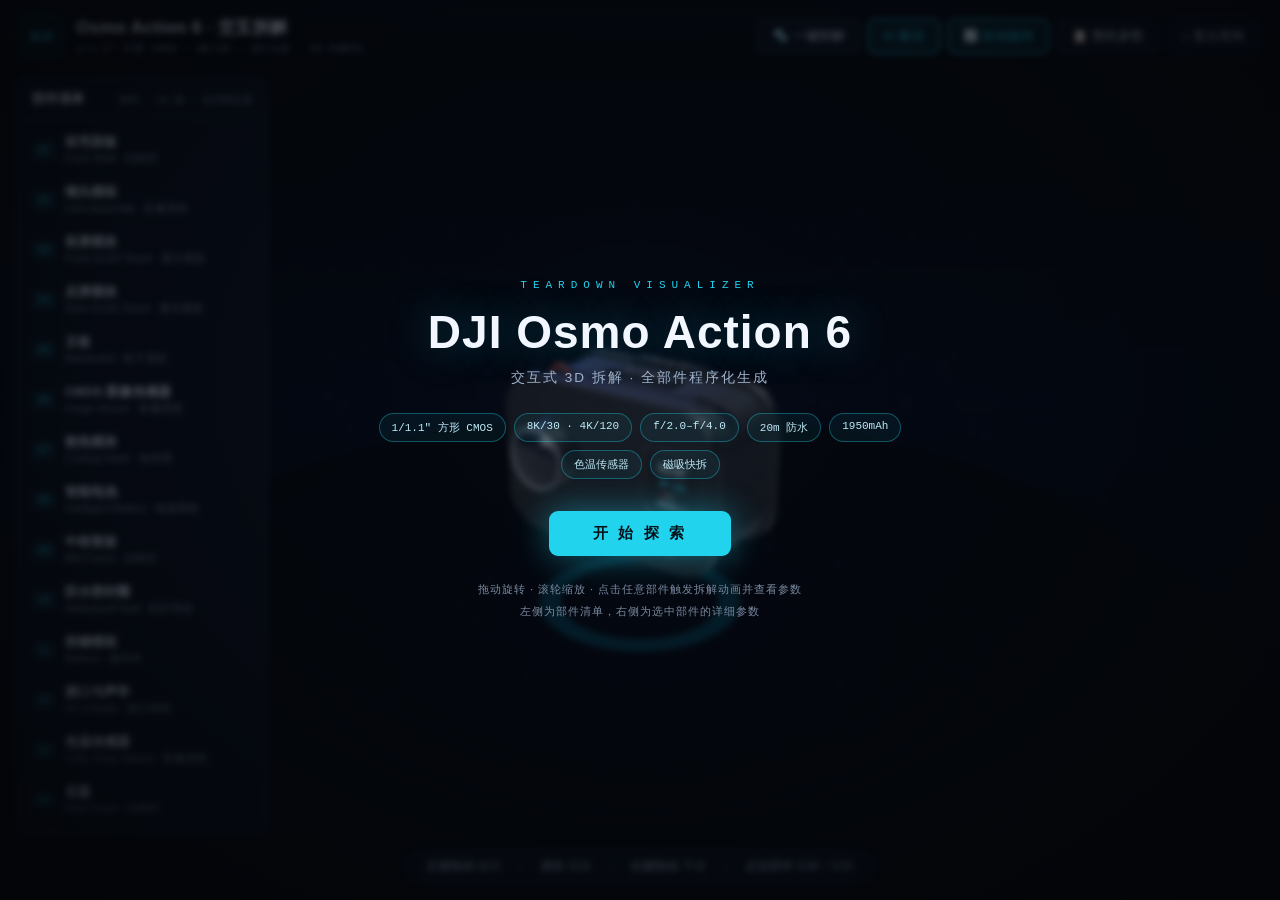
<file: 01-dji-osmo-action6/index.html>
<!DOCTYPE html>
<html lang="zh-CN">
<head>
<meta charset="UTF-8">
<meta name="viewport" content="width=device-width, initial-scale=1.0">
<title>DJI Osmo Action 6 · 3D 交互式拆解可视化</title>
<style>
  :root{
    --cy:#22d3ee; --cy-dim:rgba(34,211,238,.35);
    --bg:rgba(9,14,24,.82); --bg2:rgba(13,20,34,.92);
    --line:rgba(148,197,255,.14); --txt:#c9d6e8; --txt-dim:#7a8aa0;
    --mono:"Cascadia Mono",Consolas,"Courier New",monospace;
  }
  *{margin:0;padding:0;box-sizing:border-box;-webkit-tap-highlight-color:transparent}
  html,body{width:100%;height:100%;overflow:hidden;background:#04060b;
    font-family:"Segoe UI","Microsoft YaHei","PingFang SC",sans-serif;color:var(--txt);
    user-select:none}
  #gl{position:fixed;inset:0;display:block;z-index:0}
  #labels{position:fixed;inset:0;z-index:2;pointer-events:none;overflow:hidden}

  /* ---------- 3D 部件标注 ---------- */
  .p-label{position:relative;display:flex;align-items:center;gap:6px;padding:4px 10px 4px 6px;
    background:rgba(7,11,19,.78);border:1px solid var(--cy-dim);border-radius:5px;
    font-size:12px;letter-spacing:.5px;color:#dceaff;white-space:nowrap;
    backdrop-filter:blur(6px);opacity:0;transition:opacity .3s;pointer-events:none;
    box-shadow:0 0 14px rgba(34,211,238,.12)}
  .p-label.show{opacity:1}
  .p-label b{font-family:var(--mono);font-size:10px;color:#031018;background:var(--cy);
    border-radius:3px;padding:1px 5px;font-weight:700}
  .p-label.sel{border-color:var(--cy);box-shadow:0 0 18px rgba(34,211,238,.4);color:#fff}
  .p-label::after{content:'';position:absolute;left:50%;top:100%;width:1px;height:26px;
    background:linear-gradient(rgba(34,211,238,.75),transparent)}

  /* ---------- 顶栏 ---------- */
  #hud{position:fixed;top:0;left:0;right:0;z-index:10;display:flex;align-items:center;
    justify-content:space-between;padding:14px 20px;pointer-events:none;
    background:linear-gradient(rgba(4,6,11,.85),transparent)}
  #hud>*{pointer-events:auto}
  .brand{display:flex;align-items:center;gap:12px}
  .logo{width:44px;height:44px;border:1px solid var(--cy-dim);border-radius:9px;display:flex;
    align-items:center;justify-content:center;font-weight:800;font-size:13px;color:var(--cy);
    background:rgba(34,211,238,.06);letter-spacing:1px}
  .brand h1{font-size:17px;font-weight:600;color:#eef4ff;letter-spacing:.5px}
  .brand p{font-size:11px;color:var(--txt-dim);margin-top:2px;font-family:var(--mono)}
  .toolbar{display:flex;gap:8px;flex-wrap:wrap;justify-content:flex-end}
  .toolbar button{padding:8px 14px;font-size:12.5px;color:var(--txt);cursor:pointer;
    background:var(--bg);border:1px solid var(--line);border-radius:7px;transition:all .2s;
    font-family:inherit;backdrop-filter:blur(8px)}
  .toolbar button:hover{border-color:var(--cy-dim);color:#fff;background:rgba(34,211,238,.08)}
  .toolbar button.on{border-color:var(--cy);color:var(--cy);background:rgba(34,211,238,.1)}
  .toolbar button.hot{border-color:var(--cy);color:#031018;background:var(--cy);font-weight:600}

  /* ---------- 左侧部件清单 ---------- */
  #parts-panel{position:fixed;left:16px;top:76px;bottom:64px;width:252px;z-index:9;
    background:var(--bg);border:1px solid var(--line);border-radius:12px;
    backdrop-filter:blur(12px);display:flex;flex-direction:column;overflow:hidden;
    transition:transform .35s,opacity .35s}
  #parts-panel h2{padding:13px 15px 10px;font-size:13px;font-weight:600;color:#e8f1ff;
    border-bottom:1px solid var(--line);display:flex;justify-content:space-between;align-items:baseline}
  #parts-panel h2 span{font-size:10px;color:var(--txt-dim);font-family:var(--mono);font-weight:400}
  #parts-list{list-style:none;overflow-y:auto;flex:1;padding:6px}
  #parts-list::-webkit-scrollbar{width:4px}
  #parts-list::-webkit-scrollbar-thumb{background:rgba(148,197,255,.2);border-radius:2px}
  #parts-list li{display:flex;align-items:center;gap:10px;padding:8px 9px;border-radius:8px;
    cursor:pointer;transition:background .15s;border:1px solid transparent}
  #parts-list li:hover{background:rgba(34,211,238,.07)}
  #parts-list li.active{background:rgba(34,211,238,.12);border-color:var(--cy-dim)}
  #parts-list .pnum{font-family:var(--mono);font-size:10px;color:var(--cy);min-width:22px;
    text-align:center;background:rgba(34,211,238,.08);border:1px solid rgba(34,211,238,.22);
    border-radius:4px;padding:2px 0}
  #parts-list b{display:block;font-size:12.5px;font-weight:600;color:#dfe9f8}
  #parts-list i{display:block;font-style:normal;font-size:10.5px;color:var(--txt-dim);margin-top:1px}

  /* ---------- 右侧详情面板 ---------- */
  #detail-panel{position:fixed;right:16px;top:76px;width:296px;max-height:calc(100% - 148px);
    z-index:9;background:var(--bg2);border:1px solid var(--line);border-radius:12px;
    backdrop-filter:blur(12px);overflow-y:auto;padding:16px;
    transform:translateX(120%);opacity:0;transition:transform .35s cubic-bezier(.2,.8,.25,1),opacity .3s}
  #detail-panel.show{transform:none;opacity:1}
  #detail-panel::-webkit-scrollbar{width:4px}
  #detail-panel::-webkit-scrollbar-thumb{background:rgba(148,197,255,.2)}
  #dp-close{position:absolute;top:10px;right:10px;width:26px;height:26px;border:none;
    background:rgba(255,255,255,.06);color:var(--txt-dim);border-radius:6px;cursor:pointer;font-size:14px}
  #dp-close:hover{color:#fff;background:rgba(255,255,255,.12)}
  .dp-num{font-family:var(--mono);font-size:11px;color:var(--cy);letter-spacing:2px}
  #dp-name{font-size:17px;font-weight:600;color:#f0f6ff;margin:4px 0 2px}
  #dp-en{font-size:11px;color:var(--txt-dim);font-family:var(--mono);letter-spacing:.5px}
  .dp-cat{display:inline-block;margin-top:9px;font-size:10.5px;color:var(--cy);padding:3px 9px;
    border:1px solid var(--cy-dim);border-radius:20px;background:rgba(34,211,238,.07)}
  #dp-desc{font-size:12.5px;line-height:1.75;color:#aab8cd;margin-top:12px}
  #dp-params{width:100%;border-collapse:collapse;margin-top:13px;font-size:12px}
  #dp-params td{padding:7px 4px;border-bottom:1px dashed rgba(148,197,255,.12);vertical-align:top}
  #dp-params td:first-child{color:var(--txt-dim);white-space:nowrap;width:78px}
  #dp-params td:last-child{color:#dbe7f7;font-family:var(--mono);font-size:11.5px}
  .dp-tip{margin-top:13px;font-size:10.5px;color:var(--txt-dim);border-top:1px solid var(--line);
    padding-top:10px;line-height:1.7}

  /* ---------- 底部提示 ---------- */
  #hint{position:fixed;bottom:16px;left:50%;transform:translateX(-50%);z-index:8;
    display:flex;gap:18px;padding:9px 20px;background:var(--bg);border:1px solid var(--line);
    border-radius:30px;font-size:11.5px;color:var(--txt-dim);backdrop-filter:blur(10px);
    white-space:nowrap;align-items:center}
  #hint em{font-style:normal;color:#bcd3ee}
  #hint .dot{width:3px;height:3px;border-radius:50%;background:rgba(148,197,255,.35)}

  /* ---------- 整机参数弹窗 ---------- */
  #spec-modal{position:fixed;inset:0;z-index:30;display:flex;align-items:center;justify-content:center;
    background:rgba(2,4,8,.6);backdrop-filter:blur(4px);opacity:0;pointer-events:none;transition:opacity .25s}
  #spec-modal.show{opacity:1;pointer-events:auto}
  .spec-card{width:min(480px,92vw);max-height:82vh;overflow-y:auto;background:var(--bg2);
    border:1px solid var(--line);border-radius:14px;padding:22px 24px}
  .spec-card h3{font-size:16px;color:#f0f6ff;display:flex;justify-content:space-between;align-items:center}
  .spec-card h3 button{border:none;background:rgba(255,255,255,.07);color:var(--txt);
    width:28px;height:28px;border-radius:7px;cursor:pointer}
  .spec-card table{width:100%;border-collapse:collapse;margin-top:14px;font-size:12.5px}
  .spec-card td{padding:8px 4px;border-bottom:1px dashed rgba(148,197,255,.12)}
  .spec-card td:first-child{color:var(--txt-dim);width:92px}
  .spec-card td:last-child{color:#dce8f8;font-family:var(--mono);font-size:12px}
  .spec-note{margin-top:12px;font-size:10.5px;color:var(--txt-dim);line-height:1.7}

  /* ---------- 开场引导 ---------- */
  #intro{position:fixed;inset:0;z-index:40;display:flex;align-items:center;justify-content:center;
    background:radial-gradient(ellipse at 50% 42%,rgba(10,18,32,.42),rgba(3,5,9,.88));
    backdrop-filter:blur(3px);transition:opacity .7s}
  #intro.hide{opacity:0;pointer-events:none}
  .intro-card{text-align:center;max-width:600px;padding:0 24px}
  .intro-card .kicker{font-family:var(--mono);font-size:11px;letter-spacing:6px;color:var(--cy);margin-bottom:14px}
  .intro-card h1{font-size:clamp(30px,5.4vw,46px);font-weight:700;color:#f2f7ff;letter-spacing:1px;
    text-shadow:0 0 40px rgba(34,211,238,.35)}
  .intro-card .sub{margin-top:10px;font-size:13.5px;color:#9fb2ca;letter-spacing:2px}
  .chips{display:flex;flex-wrap:wrap;gap:8px;justify-content:center;margin-top:26px}
  .chips span{font-size:11px;font-family:var(--mono);color:#bfe9f5;padding:6px 12px;
    border:1px solid var(--cy-dim);border-radius:20px;background:rgba(34,211,238,.06)}
  #intro-start{margin-top:32px;padding:13px 44px;font-size:14.5px;letter-spacing:3px;cursor:pointer;
    color:#031018;background:var(--cy);border:none;border-radius:9px;font-weight:700;font-family:inherit;
    box-shadow:0 0 34px rgba(34,211,238,.45);transition:all .25s}
  #intro-start:hover{transform:translateY(-2px);box-shadow:0 0 50px rgba(34,211,238,.65)}
  .intro-guide{margin-top:22px;font-size:11px;color:var(--txt-dim);letter-spacing:1px;line-height:2}
  #intro-err{margin-top:16px;font-size:12px;color:#ff8080;font-family:var(--mono);display:none}

  @media (max-width:900px){
    #parts-panel{transform:translateX(-110%) }
    #parts-panel.open{transform:none}
    #detail-panel{width:min(296px,86vw)}
    #hint{gap:10px;padding:8px 14px;font-size:10.5px}
    .brand p{display:none}
  }
</style>
</head>
<body>
<canvas id="gl"></canvas>
<div id="labels"></div>

<header id="hud">
  <div class="brand">
    <div class="logo">DJI</div>
    <div>
      <h1>Osmo Action 6 · 交互拆解</h1>
      <p>1/1.1&Prime; 方形 CMOS · 8K/30 · 4K/120 · 14 PARTS</p>
    </div>
  </div>
  <nav class="toolbar">
    <button id="btn-explode">🔩 一键拆解</button>
    <button id="btn-labels" class="on">🏷 标注</button>
    <button id="btn-rotate" class="on">🔄 自动旋转</button>
    <button id="btn-spec">📋 整机参数</button>
    <button id="btn-reset">⌂ 复位视角</button>
  </nav>
</header>

<aside id="parts-panel">
  <h2>部件清单 <span>BOM · 14 项 · 全代码生成</span></h2>
  <ul id="parts-list"></ul>
</aside>

<aside id="detail-panel">
  <button id="dp-close">✕</button>
  <div class="dp-num" id="dp-num">PART 00</div>
  <div id="dp-name">—</div>
  <div id="dp-en">—</div>
  <span class="dp-cat" id="dp-cat">—</span>
  <p id="dp-desc"></p>
  <table id="dp-params"></table>
  <div class="dp-tip">提示：再次点击该部件或按 <b>Esc</b> 可取消选中；点击空白处收起面板。</div>
</aside>

<div id="hint">
  <span><em>左键拖动</em> 旋转</span><span class="dot"></span>
  <span><em>滚轮</em> 缩放</span><span class="dot"></span>
  <span><em>右键拖动</em> 平移</span><span class="dot"></span>
  <span><em>点击部件</em> 拆解 / 详情</span>
</div>

<div id="spec-modal">
  <div class="spec-card">
    <h3>DJI Osmo Action 6 整机参数 <button id="spec-close">✕</button></h3>
    <table>
      <tr><td>型号</td><td>DJI Osmo Action 6</td></tr>
      <tr><td>影像传感器</td><td>1/1.1 英寸 方形 CMOS · 约 38MP</td></tr>
      <tr><td>镜头</td><td>FOV 155° · f/2.0–f/4.0 可变光圈</td></tr>
      <tr><td>视频规格</td><td>8K/30 · 4K/120fps · 10-bit D-Log M</td></tr>
      <tr><td>防抖系统</td><td>RockSteady 3.0+ / HorizonSteady（4K）</td></tr>
      <tr><td>防水性能</td><td>裸机 20 m · 防水壳 60 m（IP68）</td></tr>
      <tr><td>电池</td><td>1950 mAh · 3.87 V · 最长 240 分钟</td></tr>
      <tr><td>重量 / 尺寸</td><td>约 149 g · 72.8×47.2×33.1 mm</td></tr>
      <tr><td>存储</td><td>64GB（50GB 可用）+ microSD 1TB</td></tr>
      <tr><td>屏幕</td><td>前 1.46″ / 后 2.5″ OLED 触控</td></tr>
      <tr><td>特色</td><td>色温传感器 · 磁吸快拆 · 手势控制 · 4K 自由裁切</td></tr>
    </table>
    <div class="spec-note">本页面为教学演示用途的简化拆解模型：几何体全部由 Three.js 代码程序化生成，非官方工程数据；部件位置与层级参考公开拆解资料合理重构。</div>
  </div>
</div>

<div id="intro">
  <div class="intro-card">
    <div class="kicker">TEARDOWN VISUALIZER</div>
    <h1>DJI Osmo Action 6</h1>
    <div class="sub">交互式 3D 拆解 · 全部件程序化生成</div>
    <div class="chips">
      <span>1/1.1&Prime; 方形 CMOS</span><span>8K/30 · 4K/120</span><span>f/2.0–f/4.0</span>
      <span>20m 防水</span><span>1950mAh</span><span>色温传感器</span><span>磁吸快拆</span>
    </div>
    <button id="intro-start">开 始 探 索</button>
    <div class="intro-guide">拖动旋转 · 滚轮缩放 · 点击任意部件触发拆解动画并查看参数<br>左侧为部件清单，右侧为选中部件的详细参数</div>
    <div id="intro-err"></div>
  </div>
</div>

<script type="importmap">
{ "imports": {
    "three": "./vendor/three.module.js",
    "three/addons/": "./vendor/addons/"
} }
</script>

<script type="module">
import * as THREE from 'three';
import { OrbitControls }      from 'three/addons/controls/OrbitControls.js';
import { RoomEnvironment }    from 'three/addons/environments/RoomEnvironment.js';
import { RoundedBoxGeometry } from 'three/addons/geometries/RoundedBoxGeometry.js';
import { EffectComposer }     from 'three/addons/postprocessing/EffectComposer.js';
import { RenderPass }         from 'three/addons/postprocessing/RenderPass.js';
import { UnrealBloomPass }    from 'three/addons/postprocessing/UnrealBloomPass.js';
import { OutputPass }         from 'three/addons/postprocessing/OutputPass.js';
import { CSS2DRenderer, CSS2DObject } from 'three/addons/renderers/CSS2DRenderer.js';

/* ================================================================
   全局状态与 QA 钩子声明（先声明后填充，避免重复键）
================================================================ */
const QA = window.__qa = { ready:false, errors:[] };
window.addEventListener('error', e => QA.errors.push(String(e.message||e)));
window.addEventListener('unhandledrejection', e => QA.errors.push(String(e.reason)));

const state = {
  exploded:false, selected:null, hovered:null, labelsOn:true,
  rotateOn:true, flying:false, viewHold:null, started:false,
  explodeT:0, fps:0
};
const _frames = { n:0, t:0 };

/* ================================================================
   渲染器 / 场景 / 相机 / 后期
================================================================ */
const canvas = document.getElementById('gl');
const renderer = new THREE.WebGLRenderer({
  canvas, antialias:true, preserveDrawingBuffer:true, powerPreference:'high-performance'
});
renderer.setPixelRatio(Math.min(devicePixelRatio, 2));
renderer.setSize(innerWidth, innerHeight);
renderer.toneMapping = THREE.ACESFilmicToneMapping;
renderer.toneMappingExposure = 1.08;

const scene = new THREE.Scene();
scene.fog = new THREE.FogExp2(0x05070d, 0.022);

const camera = new THREE.PerspectiveCamera(42, innerWidth/innerHeight, 0.1, 200);
const CAM_HOME = new THREE.Vector3(7.4, 4.8, 9.6);
camera.position.set(20, 13, 26);

const controls = new OrbitControls(camera, renderer.domElement);
controls.enableDamping = true; controls.dampingFactor = 0.08;
controls.minDistance = 4.2; controls.maxDistance = 34;
controls.maxPolarAngle = Math.PI * 0.92;
controls.target.set(0, 0.2, 0);
controls.autoRotate = false; controls.autoRotateSpeed = 0.7;

const pmrem = new THREE.PMREMGenerator(renderer);
scene.environment = pmrem.fromScene(new RoomEnvironment(), 0.04).texture;
pmrem.dispose();

const composer = new EffectComposer(renderer,
  new THREE.WebGLRenderTarget(innerWidth, innerHeight, { samples:4, type:THREE.HalfFloatType }));
composer.addPass(new RenderPass(scene, camera));
const bloom = new UnrealBloomPass(new THREE.Vector2(innerWidth, innerHeight), 0.5, 0.45, 0.85);
composer.addPass(bloom);
composer.addPass(new OutputPass());

const labelRenderer = new CSS2DRenderer();
labelRenderer.setSize(innerWidth, innerHeight);
labelRenderer.domElement.style.position = 'absolute';
labelRenderer.domElement.style.inset = '0';
document.getElementById('labels').appendChild(labelRenderer.domElement);

/* ================================================================
   灯光 / 背景 / 地面 / 尘埃
================================================================ */
scene.add(new THREE.HemisphereLight(0x3b5b8c, 0x0a0c10, 0.55));
const keyLight = new THREE.DirectionalLight(0xffffff, 1.5); keyLight.position.set(4, 7, 6); scene.add(keyLight);
const rimLight = new THREE.DirectionalLight(0x4a7dff, 0.85); rimLight.position.set(-6, 3, -5); scene.add(rimLight);
const fillLight = new THREE.PointLight(0x9ecbff, 22, 40); fillLight.position.set(0, 1.5, 9); scene.add(fillLight);

function makeTex(w, h, draw){
  const c = document.createElement('canvas'); c.width = w; c.height = h;
  draw(c.getContext('2d'), w, h);
  const t = new THREE.CanvasTexture(c);
  t.colorSpace = THREE.SRGBColorSpace; t.anisotropy = 8;
  return t;
}
/* 背景渐变 */
scene.background = makeTex(2, 512, (g)=>{
  const gr = g.createLinearGradient(0,0,0,512);
  gr.addColorStop(0,'#04060b'); gr.addColorStop(0.45,'#0a1322'); gr.addColorStop(1,'#030509');
  g.fillStyle = gr; g.fillRect(0,0,2,512);
});
scene.background.colorSpace = THREE.SRGBColorSpace;

/* 地面：暗色科技网格 */
const floorTex = makeTex(1024, 1024, (g)=>{
  const rg = g.createRadialGradient(512,512,40,512,512,512);
  rg.addColorStop(0,'#0b1424'); rg.addColorStop(0.7,'#060a13'); rg.addColorStop(1,'#03040a');
  g.fillStyle = rg; g.fillRect(0,0,1024,1024);
  g.strokeStyle = 'rgba(90,150,230,.07)'; g.lineWidth = 1;
  for(let i=0;i<=16;i++){ const p=i*64;
    g.beginPath(); g.moveTo(p,0); g.lineTo(p,1024); g.stroke();
    g.beginPath(); g.moveTo(0,p); g.lineTo(1024,p); g.stroke();
  }
  g.strokeStyle = 'rgba(34,211,238,.16)';
  g.beginPath(); g.arc(512,512,300,0,Math.PI*2); g.stroke();
  g.beginPath(); g.arc(512,512,440,0,Math.PI*2); g.stroke();
});
const floor = new THREE.Mesh(
  new THREE.CircleGeometry(17, 72),
  new THREE.MeshBasicMaterial({ map:floorTex, transparent:true, opacity:0.9 })
);
floor.rotation.x = -Math.PI/2; floor.position.y = -4.7; scene.add(floor);

const glowRing = new THREE.Mesh(
  new THREE.RingGeometry(2.4, 3.05, 80),
  new THREE.MeshBasicMaterial({ color:0x22d3ee, transparent:true, opacity:0.10,
    blending:THREE.AdditiveBlending, side:THREE.DoubleSide })
);
glowRing.rotation.x = -Math.PI/2; glowRing.position.y = -4.68; scene.add(glowRing);

/* 尘埃粒子 */
const dustGeo = new THREE.BufferGeometry();
{
  const N = 300, arr = new Float32Array(N*3);
  for(let i=0;i<N;i++){
    const r = 6 + Math.random()*11, a = Math.random()*Math.PI*2, y = (Math.random()-0.4)*10;
    arr[i*3] = Math.cos(a)*r; arr[i*3+1] = y; arr[i*3+2] = Math.sin(a)*r;
  }
  dustGeo.setAttribute('position', new THREE.BufferAttribute(arr, 3));
}
const dust = new THREE.Points(dustGeo, new THREE.PointsMaterial({
  color:0x3b82f6, size:0.05, transparent:true, opacity:0.45,
  blending:THREE.AdditiveBlending, depthWrite:false
}));
scene.add(dust);

/* ================================================================
   材质库
================================================================ */
const M = {
  graphite: new THREE.MeshPhysicalMaterial({ color:0x23262c, metalness:0.45, roughness:0.42,
    clearcoat:0.55, clearcoatRoughness:0.3, envMapIntensity:0.9 }),
  graphiteDark: new THREE.MeshStandardMaterial({ color:0x171a1f, metalness:0.4, roughness:0.52, envMapIntensity:0.7 }),
  shellDark: new THREE.MeshPhysicalMaterial({ color:0x1b1e24, metalness:0.5, roughness:0.38,
    clearcoat:0.7, clearcoatRoughness:0.25, envMapIntensity:1.0 }),
  metal: new THREE.MeshStandardMaterial({ color:0x9aa2ad, metalness:0.95, roughness:0.3, envMapIntensity:1.0 }),
  steel: new THREE.MeshStandardMaterial({ color:0x7b828c, metalness:1.0, roughness:0.24, envMapIntensity:1.1 }),
  copper: new THREE.MeshStandardMaterial({ color:0xc47a3d, metalness:1.0, roughness:0.32, envMapIntensity:1.0 }),
  gold: new THREE.MeshStandardMaterial({ color:0xd9a441, metalness:1.0, roughness:0.35, envMapIntensity:1.0 }),
  dark: new THREE.MeshStandardMaterial({ color:0x0b0d11, metalness:0.1, roughness:0.85 }),
  lensGlass: new THREE.MeshPhysicalMaterial({ color:0x0a0f1e, metalness:0.15, roughness:0.03,
    clearcoat:1, envMapIntensity:2.2 }),
  lensEl1: new THREE.MeshPhysicalMaterial({ color:0x9fd8ff, metalness:0, roughness:0.04,
    transparent:true, opacity:0.5, envMapIntensity:1.6, side:THREE.DoubleSide }),
  lensEl2: new THREE.MeshPhysicalMaterial({ color:0xffe2b0, metalness:0, roughness:0.04,
    transparent:true, opacity:0.42, envMapIntensity:1.6, side:THREE.DoubleSide }),
  seal: new THREE.MeshStandardMaterial({ color:0xff7a1c, metalness:0, roughness:0.55, envMapIntensity:0.8 }),
  battery: new THREE.MeshStandardMaterial({ color:0xb9bdc4, metalness:0.7, roughness:0.32, envMapIntensity:0.9 }),
  mg: new THREE.MeshStandardMaterial({ color:0x43484f, metalness:0.85, roughness:0.5, envMapIntensity:0.8 }),
  white: new THREE.MeshStandardMaterial({ color:0xdfe5ec, metalness:0.1, roughness:0.3 }),
  red: new THREE.MeshStandardMaterial({ color:0xe8443a, metalness:0.4, roughness:0.4 }),
  fpc: new THREE.MeshStandardMaterial({ color:0xb08a3e, metalness:0.6, roughness:0.5 }),
};

/* ================================================================
   纹理（全部 Canvas 程序化）
================================================================ */
const texPCB = makeTex(1024, 576, (g)=>{
  g.fillStyle = '#0c1322'; g.fillRect(0,0,1024,576);
  const vg = g.createRadialGradient(512,288,80,512,288,600);
  vg.addColorStop(0,'rgba(30,55,100,.25)'); vg.addColorStop(1,'rgba(0,0,0,.3)');
  g.fillStyle = vg; g.fillRect(0,0,1024,576);
  g.strokeStyle = 'rgba(70,115,190,.42)'; g.lineWidth = 2;
  for(let i=0;i<55;i++){
    let x = Math.random()*1024, y = Math.random()*576;
    g.beginPath(); g.moveTo(x,y);
    for(let k=0;k<3;k++){
      if(Math.random()<0.5) x += (Math.random()-0.5)*260; else y += (Math.random()-0.5)*180;
      g.lineTo(x,y);
    }
    g.stroke();
  }
  g.fillStyle = 'rgba(212,175,55,.75)';
  for(let i=0;i<130;i++){ g.beginPath(); g.arc(Math.random()*1024, Math.random()*576, 2.4, 0, Math.PI*2); g.fill(); }
  g.strokeStyle = 'rgba(220,235,255,.5)'; g.lineWidth = 2;
  for(let i=0;i<7;i++){
    const x = Math.random()*900+60, y = Math.random()*460+50, w = 60+Math.random()*130, h = 40+Math.random()*70;
    g.strokeRect(x,y,w,h);
  }
  g.fillStyle = 'rgba(230,240,255,.82)'; g.font = '600 22px monospace';
  g.fillText('DJI OSMO ACTION 6 — MAINBOARD', 40, 540);
  g.font = '16px monospace'; g.fillStyle = 'rgba(230,240,255,.5)';
  g.fillText('REV 2.1 · 2025-09 · RoHS', 460, 540);
});
const texOledRear = makeTex(1024, 576, (g)=>{
  g.fillStyle = '#04060a'; g.fillRect(0,0,1024,576);
  g.fillStyle = '#ff4545'; g.beginPath(); g.arc(64,66,13,0,Math.PI*2); g.fill();
  g.fillStyle = '#e8f0ff'; g.font = '700 34px Consolas,monospace';
  g.fillText('REC  00:04:17', 96, 78);
  g.strokeStyle = '#e8f0ff'; g.lineWidth = 3; g.strokeRect(880,46,64,30);
  g.fillStyle = '#e8f0ff'; g.fillRect(884,50,44,22);
  g.fillStyle = '#22d3ee'; g.font = '700 92px "Segoe UI",sans-serif';
  g.textAlign = 'center'; g.fillText('4K · 120FPS', 512, 300);
  g.fillStyle = '#9adcff'; g.font = '600 30px "Segoe UI",sans-serif';
  g.fillText('HDR · 10-bit D-Log M · RockSteady ON', 512, 356);
  g.strokeStyle = 'rgba(154,220,255,.35)'; g.lineWidth = 2;
  const modes = ['视频','慢动作','延时','直播'];
  modes.forEach((m,i)=>{
    const x = 512 - 200 + i*104, on = i===0;
    if(on){ g.fillStyle = 'rgba(34,211,238,.18)'; g.fillRect(x-40,470,84,46); }
    g.strokeRect(x-40,470,84,46);
    g.fillStyle = on ? '#22d3ee' : '#8496ad'; g.font = '600 24px "Microsoft YaHei",sans-serif';
    g.fillText(m, x+2, 502);
  });
  g.textAlign = 'left';
  g.fillStyle = '#6d7f96'; g.font = '22px Consolas,monospace';
  g.fillText('ISO 100   f/2.8   EV -0.3   WB AUTO', 64, 540);
});
const texOledFront = makeTex(256, 256, (g)=>{
  g.fillStyle = '#04060a'; g.fillRect(0,0,256,256);
  g.fillStyle = '#e8f0ff'; g.font = '700 52px "Segoe UI",sans-serif'; g.textAlign = 'center';
  g.fillText('21:07', 128, 92);
  g.fillStyle = '#22d3ee'; g.font = '700 34px Consolas,monospace';
  g.fillText('4K·120', 128, 150);
  g.fillStyle = '#ff4545'; g.beginPath(); g.arc(84,192,8,0,Math.PI*2); g.fill();
  g.fillStyle = '#c9d6e8'; g.font = '24px Consolas,monospace'; g.textAlign = 'left';
  g.fillText('REC', 100, 200);
  g.strokeStyle = '#c9d6e8'; g.lineWidth = 2; g.strokeRect(58,222,140,14);
  g.fillRect(60,224,90,10);
});
const texBattery = makeTex(1024, 576, (g)=>{
  g.scale(2, 2);
  const gr = g.createLinearGradient(0,0,0,288);
  gr.addColorStop(0,'#d6dade'); gr.addColorStop(1,'#b6bac1');
  g.fillStyle = gr; g.fillRect(0,0,512,288);
  g.fillStyle = '#1a1d22'; g.font = '800 58px "Segoe UI",sans-serif';
  g.fillText('DJI', 36, 66);
  g.fillStyle = '#5a6470'; g.font = '600 17px "Segoe UI",sans-serif';
  g.fillText('INTELLIGENT BATTERY', 170, 62);
  g.fillStyle = '#22303f'; g.font = '800 54px "Segoe UI",sans-serif';
  g.fillText('1950 mAh', 36, 150);
  g.fillStyle = '#3c4a5c'; g.font = '600 26px Consolas,monospace';
  g.fillText('3.87 V === 7.5 Wh', 36, 192);
  g.strokeStyle = '#e7b93c'; g.lineWidth = 5;
  g.beginPath(); g.moveTo(390,120); g.lineTo(430,186); g.lineTo(350,186); g.closePath(); g.stroke();
  g.fillStyle = '#e7b93c'; g.font = '800 30px sans-serif'; g.textAlign = 'center';
  g.fillText('!', 390, 178);
  g.textAlign = 'left';
  for(let i=0;i<40;i++){ g.fillStyle = '#2a2f38'; g.fillRect(36+i*9, 218, 2+Math.random()*4, 40); }
  g.fillStyle = '#55606e'; g.font = '16px "Microsoft YaHei",sans-serif';
  g.fillText('为 Osmo Action 6 设计 · 请勿拆解、短路或投入火中', 36, 276);
});
const texDJI = makeTex(256, 96, (g)=>{
  g.clearRect(0,0,256,96);
  g.fillStyle = 'rgba(210,225,245,.85)'; g.font = '800 54px "Segoe UI",sans-serif';
  g.textAlign = 'center'; g.fillText('DJI', 128, 66);
});

/* ================================================================
   几何工具
================================================================ */
function roundedRectShape(w, h, r){
  const s = new THREE.Shape(), x = -w/2, y = -h/2;
  s.moveTo(x+r, y);
  s.lineTo(x+w-r, y);   s.absarc(x+w-r, y+r,   r, -Math.PI/2, 0, false);
  s.lineTo(x+w, y+h-r); s.absarc(x+w-r, y+h-r, r, 0, Math.PI/2, false);
  s.lineTo(x+r, y+h);   s.absarc(x+r,   y+h-r, r, Math.PI/2, Math.PI, false);
  s.lineTo(x, y+r);     s.absarc(x+r,   y+r,   r, Math.PI, Math.PI*1.5, false);
  return s;
}
function roundedSlabGeo(w, h, d, r = 0.4, bevel = 0.05, curve = 10){
  r = Math.min(r, w/2-0.01, h/2-0.01);
  const bv = Math.min(bevel, d/2-0.01, r*0.8);
  const depth = Math.max(0.02, d - 2*bv);
  const shape = roundedRectShape(w - 2*bv, h - 2*bv, Math.max(0.02, r - bv));
  const g = new THREE.ExtrudeGeometry(shape, {
    depth, bevelEnabled: bv > 0.001, bevelThickness: bv, bevelSize: bv,
    bevelSegments: 2, curveSegments: curve, steps: 1
  });
  g.translate(0, 0, -depth/2);
  return g;
}
function latheLensGeo(r, t){
  const pts = [];
  for(let i=0;i<=10;i++){ const a = (i/10)*Math.PI/2; pts.push(new THREE.Vector2(Math.sin(a)*r, -Math.cos(a)*t/2)); }
  for(let i=10;i>=0;i--){ const a = (i/10)*Math.PI/2; pts.push(new THREE.Vector2(Math.cos(a)*r, Math.sin(a)*t/2)); }
  const g = new THREE.LatheGeometry(pts, 40); g.rotateX(Math.PI/2); return g;
}
function roundedRectPoints3D(w, h, r, z, seg = 8){
  const pts = [], x0 = -w/2, y0 = -h/2, cx = [x0+r, x0+w-r], cy = [y0+r, y0+h-r];
  const arc = (cxv, cyv, a0, a1) => { for(let i=0;i<=seg;i++){ const a = a0+(a1-a0)*i/seg;
    pts.push(new THREE.Vector3(cxv+Math.cos(a)*r, cyv+Math.sin(a)*r, z)); } };
  arc(cx[1], cy[1], 0, Math.PI/2); arc(cx[0], cy[1], Math.PI/2, Math.PI);
  arc(cx[0], cy[0], Math.PI, Math.PI*1.5); arc(cx[1], cy[0], Math.PI*1.5, Math.PI*2);
  return pts;
}

/* ================================================================
   部件构建（14 项）
================================================================ */
const BODY = { W:7.28, H:4.72, R:1.12, FZ:1.655, RZ:-1.655 };
const pickMeshes = [];
function reg(group, part){
  group.traverse(o => {
    if(o.isMesh){
      o.userData.partId = part.id;
      if(part.noAuditAll) o.userData.noAudit = true;
      o.material = o.material.clone();
      o.material.userData.glow = {
        color: o.material.emissive ? o.material.emissive.clone() : null,
        intensity: o.material.emissiveIntensity ?? 1
      };
      pickMeshes.push(o);
      part.meshes.push(o);
    }
  });
}
function mesh(geo, mat, x=0, y=0, z=0){ const m = new THREE.Mesh(geo, mat); m.position.set(x,y,z); return m; }
function box(w,h,d,mat,x=0,y=0,z=0){ return mesh(new THREE.BoxGeometry(w,h,d), mat, x,y,z); }
function cyl(rt,rb,h,mat,x=0,y=0,z=0,seg=40){ return mesh(new THREE.CylinderGeometry(rt,rb,h,seg), mat, x,y,z); }

function buildFrontShell(p){
  const g = p.group;
  const shape = roundedRectShape(BODY.W, BODY.H, BODY.R);
  const lensHole = new THREE.Path(); lensHole.absarc(-1.85, 0.25, 0.99, 0, Math.PI*2, true);
  shape.holes.push(lensHole);
  // 屏幕开孔（右移居中于 2.05, 0.2）
  const scrPath = new THREE.Path();
  const sw = 1.96, sh = 1.96, sr = 0.36, sx = 2.25, sy = 0.25;
  scrPath.moveTo(sx-sw/2+sr, sy-sh/2);
  scrPath.lineTo(sx+sw/2-sr, sy-sh/2); scrPath.absarc(sx+sw/2-sr, sy-sh/2+sr, sr, -Math.PI/2, 0, false);
  scrPath.lineTo(sx+sw/2, sy+sh/2-sr); scrPath.absarc(sx+sw/2-sr, sy+sh/2-sr, sr, 0, Math.PI/2, false);
  scrPath.lineTo(sx-sw/2+sr, sy+sh/2); scrPath.absarc(sx-sw/2+sr, sy+sh/2-sr, sr, Math.PI/2, Math.PI, false);
  scrPath.lineTo(sx-sw/2, sy-sh/2+sr); scrPath.absarc(sx-sw/2+sr, sy-sh/2+sr, sr, Math.PI, Math.PI*1.5, false);
  shape.holes.push(scrPath);
  const csHole = new THREE.Path(); csHole.absarc(-0.5, -1.62, 0.125, 0, Math.PI*2, true);
  shape.holes.push(csHole);
  const micHole = new THREE.Path(); micHole.absarc(-0.5, 1.5, 0.05, 0, Math.PI*2, true);
  shape.holes.push(micHole);
  const geo = new THREE.ExtrudeGeometry(shape, { depth:0.22, bevelEnabled:true,
    bevelThickness:0.05, bevelSize:0.05, bevelSegments:2, curveSegments:14 });
  geo.translate(0, 0, -0.11);
  g.add(mesh(geo, M.shellDark));
  const logo = mesh(new THREE.PlaneGeometry(0.92, 0.34),
    new THREE.MeshBasicMaterial({ map:texDJI, transparent:true, opacity:0.85 }), 2.25, -1.85, 0.166);
  g.add(logo);
}
function buildLens(p){
  const g = p.group;
  const mount = cyl(1.02, 1.02, 0.14, M.graphiteDark, 0, 0, 0.07); mount.rotation.x = Math.PI/2; g.add(mount);
  const barrel = cyl(0.94, 0.94, 0.66, M.graphite, 0, 0, 0.45); barrel.rotation.x = Math.PI/2; g.add(barrel);
  const grip = cyl(0.97, 0.97, 0.09, M.graphiteDark, 0, 0, 0.73); grip.rotation.x = Math.PI/2; g.add(grip);
  const inner = cyl(0.86, 0.86, 0.6, M.dark, 0, 0, 0.42, 40);
  inner.material = new THREE.MeshStandardMaterial({ color:0x05070a, roughness:1, metalness:0, side:THREE.BackSide });
  inner.rotation.x = Math.PI/2; g.add(inner);
  g.add(mesh(new THREE.RingGeometry(0.16, 0.72, 40),
    new THREE.MeshStandardMaterial({ color:0x08090c, roughness:0.9, metalness:0.2, side:THREE.DoubleSide }), 0, 0, 0.30));
  const e1 = mesh(latheLensGeo(0.66, 0.1), M.lensEl1, 0, 0, 0.38); g.add(e1);
  const e2 = mesh(latheLensGeo(0.5, 0.08), M.lensEl2, 0, 0, 0.54); g.add(e2);
  const domeGeo = new THREE.SphereGeometry(0.88, 48, 20, 0, Math.PI*2, 0, Math.PI/2);
  domeGeo.rotateX(Math.PI/2); domeGeo.scale(1, 1, 0.3);
  g.add(mesh(domeGeo, M.lensGlass, 0, 0, 0.78));
  const rim = mesh(new THREE.TorusGeometry(0.9, 0.045, 12, 48), M.metal, 0, 0, 0.79); g.add(rim);
}
function buildScreenF(p){
  const g = p.group;
  const glass = mesh(roundedSlabGeo(2.0, 2.0, 0.1, 0.34, 0.03),
    new THREE.MeshPhysicalMaterial({ color:0x0c1016, metalness:0.1, roughness:0.05,
      transparent:true, opacity:0.38, clearcoat:1, envMapIntensity:1.6 }), 0, 0, 0.10);
  glass.userData.noAudit = true; g.add(glass);
  const oled = box(1.76, 1.76, 0.05,
    new THREE.MeshStandardMaterial({ color:0x000000, emissive:0xffffff, emissiveMap:texOledFront,
      emissiveIntensity:1.25, roughness:0.4 }), 0, 0, 0.02);
  oled.userData.isScreen = true; g.add(oled);
  g.add(mesh(roundedSlabGeo(1.9, 1.9, 0.1, 0.3, 0.02),
    new THREE.MeshStandardMaterial({ color:0x12203a, metalness:0.4, roughness:0.5 }), 0, 0, -0.08));
  const fpc = box(0.34, 0.72, 0.028, M.fpc, 0, -1.12, -0.28); fpc.rotation.x = 1.05; g.add(fpc);
}
function buildScreenR(p){
  const g = p.group;
  const glass = mesh(roundedSlabGeo(6.5, 3.9, 0.1, 0.6, 0.03),
    new THREE.MeshPhysicalMaterial({ color:0x05070c, metalness:0.2, roughness:0.06,
      clearcoat:1, envMapIntensity:1.5 }), 0, 0, -0.26);
  glass.userData.noAudit = true; g.add(glass);
  const oled = mesh(new THREE.PlaneGeometry(6.25, 3.6),
    new THREE.MeshStandardMaterial({ color:0x000000, emissive:0xffffff, emissiveMap:texOledRear,
      emissiveIntensity:1.3, roughness:0.4, side:THREE.DoubleSide }), 0, 0, -0.185);
  oled.rotation.y = Math.PI; oled.userData.isScreen = true; g.add(oled);
  const pcb = mesh(roundedSlabGeo(6.5, 3.9, 0.08, 0.55, 0.02),
    new THREE.MeshStandardMaterial({ color:0x101a30, metalness:0.4, roughness:0.55 }), 0, 0, -0.06);
  pcb.userData.noAudit = true; g.add(pcb);
  const f1 = box(0.5, 0.7, 0.03, M.fpc, 2.0, 2.05, -0.05); f1.rotation.x = -1.2; g.add(f1);
  const f2 = box(0.5, 0.7, 0.03, M.fpc, -2.0, 2.05, -0.05); f2.rotation.x = -1.2; g.add(f2);
}
function buildBoard(p){
  const g = p.group;
  g.add(mesh(roundedSlabGeo(6.5, 3.85, 0.16, 0.5, 0.03),
    new THREE.MeshStandardMaterial({ map:texPCB, metalness:0.35, roughness:0.5, envMapIntensity:0.8 })));
  const chipMat = new THREE.MeshStandardMaterial({ color:0x0a0c10, metalness:0.25, roughness:0.3 });
  g.add(box(1.5, 1.5, 0.14, chipMat, -0.6, 0.5, 0.15));
  g.add(box(0.95, 0.62, 0.12, chipMat, 0.85, 0.78, 0.14));
  g.add(box(1.05, 0.85, 0.12, chipMat, 1.7, -0.5, 0.14));
  g.add(box(0.55, 0.55, 0.1, chipMat, -1.95, -0.85, 0.13));
  g.add(box(1.75, 1.35, 0.1, M.steel, -0.4, 0.4, -0.13));
  g.add(box(1.3, 1.0, 0.1, M.steel, 1.35, -0.35, -0.13));
  g.add(box(0.7, 0.24, 0.09, M.gold, -1.6, 1.1, 0.13));
  g.add(box(5.8, 0.09, 0.05, M.gold, 0, -1.83, 0.02));
  /* SMD 元件：实例化，避开芯片区域 */
  const keepOut = [[-1.45,-0.35,1.7,1.7],[0.3,0.4,1.1,0.75],[1.1,-1.0,1.2,1.0],[-2.3,-1.2,0.7,0.7],[-2.0,0.85,0.8,0.5]];
  const placed = [];
  let tries = 0;
  while(placed.length < 52 && tries++ < 900){
    const x = (Math.random()*2-1)*3.05, y = (Math.random()*2-1)*1.7;
    if(keepOut.some(k => Math.abs(x-k[0]) < k[2]/2+0.14 && Math.abs(y-k[1]) < k[3]/2+0.14)) continue;
    if(placed.some(q => Math.abs(x-q[0]) < 0.2 && Math.abs(y-q[1]) < 0.14)) continue;
    placed.push([x,y]);
  }
  const nHalf = Math.floor(placed.length/2);
  const imRes = new THREE.InstancedMesh(new THREE.BoxGeometry(0.11, 0.055, 0.03),
    new THREE.MeshStandardMaterial({ color:0x2a2419, metalness:0.3, roughness:0.6 }), nHalf);
  const imCap = new THREE.InstancedMesh(new THREE.BoxGeometry(0.09, 0.055, 0.038),
    new THREE.MeshStandardMaterial({ color:0x8a6d3b, metalness:0.5, roughness:0.45 }),
    placed.length - nHalf);
  const dummy = new THREE.Object3D();
  placed.forEach((q,i)=>{
    dummy.position.set(q[0], q[1], 0.115); dummy.rotation.z = Math.random()<0.5 ? 0 : Math.PI/2;
    dummy.updateMatrix();
    (i < nHalf ? imRes : imCap).setMatrixAt(i - (i < nHalf ? 0 : nHalf), dummy.matrix);
  });
  g.add(imRes); g.add(imCap);
}
function buildSensor(p){
  const g = p.group;
  g.add(mesh(roundedSlabGeo(1.5, 1.5, 0.1, 0.2, 0.02),
    new THREE.MeshStandardMaterial({ map:texPCB, metalness:0.35, roughness:0.5 })));
  g.add(box(1.02, 1.02, 0.12, new THREE.MeshStandardMaterial({ color:0x1a1d22, metalness:0.3, roughness:0.4 }), 0, 0, 0.11));
  const sg = box(0.8, 0.8, 0.02, new THREE.MeshPhysicalMaterial({ color:0x16352a, metalness:0.25,
    roughness:0.1, clearcoat:1, envMapIntensity:2.4 }), 0, 0, 0.18);
  g.add(sg);
  for(let i=0;i<8;i++){
    g.add(box(0.06, 0.05, 0.09, M.gold, -0.49+i*0.14, -0.79, 0.01));
    g.add(box(0.06, 0.05, 0.09, M.gold, -0.49+i*0.14, 0.79, 0.01));
  }
  const fpc = box(0.5, 0.9, 0.025, M.fpc, 0, -0.25, -0.2); fpc.rotation.x = 1.15; g.add(fpc);
}
function buildCooling(p){
  const g = p.group;
  g.add(box(2.6, 1.35, 0.07, M.copper, 0, 0, 0.14));
  for(let i=0;i<6;i++) g.add(box(0.05, 1.15, 0.42, M.copper, -1.05+i*0.42, 0, -0.1));
  g.add(box(2.5, 1.25, 0.015,
    new THREE.MeshStandardMaterial({ color:0x202830, metalness:0.35, roughness:0.5 }), 0, 0, -0.36));
}
function buildBattery(p){
  const g = p.group;
  g.add(mesh(roundedSlabGeo(4.8, 2.5, 0.58, 0.3, 0.05), M.battery));
  g.add(mesh(new THREE.PlaneGeometry(4.35, 2.15),
    new THREE.MeshStandardMaterial({ map:texBattery, roughness:0.5, metalness:0.15 }), 0, 0, 0.296));
  g.add(box(0.32, 0.12, 0.3, M.metal, -0.7, 1.3, 0));
  g.add(box(0.32, 0.12, 0.3, M.metal, 0.7, 1.3, 0));
  g.add(box(0.5, 0.1, 0.22, M.dark, 0, 1.3, 0));
}
function buildFrame(p){
  const g = p.group;
  const shape = roundedRectShape(7.05, 4.42, 1.15);
  const inner = roundedRectShape(6.55, 4.0, 1.0);
  const hole = new THREE.Path();
  hole.curves = inner.curves; hole.currentPoint = inner.currentPoint;
  shape.holes.push(hole);
  const geo = new THREE.ExtrudeGeometry(shape, { depth:2.48, bevelEnabled:true,
    bevelThickness:0.06, bevelSize:0.06, bevelSegments:2, curveSegments:12 });
  geo.translate(0, 0, -1.24);
  const ringM = mesh(geo, M.mg); ringM.userData.noAudit = true; g.add(ringM);
  g.add(box(6.1, 0.12, 1.2, M.mg, 0, 1.85, -0.7));
  [[-2.7,1.6],[2.7,1.6],[-2.7,-1.6],[2.7,-1.6]].forEach(q => {
    g.add(cyl(0.16, 0.16, 0.42, M.mg, q[0], q[1], 0));
  });
  const rail = box(2.3, 0.16, 0.66, M.graphiteDark, 0, 2.39, -0.2); g.add(rail);
  for(let i=0;i<3;i++) g.add(cyl(0.07, 0.07, 0.1, M.gold, -0.5+i*0.5, 2.45, -0.2));
}
function buildSeal(p){
  const g = p.group;
  const pts = roundedRectPoints3D(7.15, 4.6, 1.1, 0, 10);
  const curve = new THREE.CatmullRomCurve3(pts, true, 'catmullrom', 0.05);
  const tube = mesh(new THREE.TubeGeometry(curve, 240, 0.075, 10, true), M.seal);
  tube.userData.noAudit = true; g.add(tube);
}
function buildKeys(p){
  const g = p.group;
  const cap = cyl(0.3, 0.3, 0.18, M.graphite, -2.25, -0.08, 0.15); cap.rotation.x = Math.PI/2; g.add(cap);
  const ring = mesh(new THREE.TorusGeometry(0.3, 0.032, 10, 40), M.red, -2.25, -0.08, 0.245); g.add(ring);
  const pwr = cyl(0.22, 0.22, 0.16, M.graphite, 2.5, -0.05, -0.05); pwr.rotation.x = Math.PI/2; g.add(pwr);
  const mic = cyl(0.05, 0.05, 0.06, M.dark, -1.0, 0.02, 0.3); g.add(mic);
}
function buildIO(p){
  const g = p.group;
  const slot = box(1.34, 0.34, 0.94, M.graphiteDark, 0, 0, 0); slot.userData.noAudit = true; g.add(slot);
  g.add(box(0.78, 0.16, 0.34, M.dark, 0, -0.16, 0));
  g.add(box(0.58, 0.05, 0.2, new THREE.MeshStandardMaterial({ color:0x2a2f36, metalness:0.4, roughness:0.5 }), 0, -0.2, 0));
  for(let i=0;i<6;i++){
    const sp = cyl(0.05, 0.05, 0.07, M.dark, 2.5, 0.02+i*0.16, 0.1);
    sp.rotation.z = Math.PI/2; g.add(sp);
  }
}
function buildColorSensor(p){
  const g = p.group;
  const ring = cyl(0.15, 0.15, 0.08, M.gold, 0, 0, 0); ring.rotation.x = Math.PI/2; ring.userData.noAudit = true; g.add(ring);
  const domeGeo = new THREE.SphereGeometry(0.1, 24, 14, 0, Math.PI*2, 0, Math.PI/2);
  domeGeo.rotateX(Math.PI/2); domeGeo.scale(1, 1, 0.55);
  g.add(mesh(domeGeo, M.white, 0, 0, 0.05));
  g.add(cyl(0.13, 0.13, 0.02, M.dark, 0, 0, -0.04));
}
function buildRearShell(p){
  const g = p.group;
  const geo = new THREE.ExtrudeGeometry(roundedRectShape(BODY.W, BODY.H, BODY.R),
    { depth:0.2, bevelEnabled:true, bevelThickness:0.05, bevelSize:0.05, bevelSegments:2, curveSegments:14 });
  geo.translate(0, 0, -0.1);
  g.add(mesh(geo, M.shellDark));
  [[0, 2.39], [0, -2.39]].forEach((q, qi) => {
    const rail = box(2.3, 0.16, 0.5, M.graphiteDark, q[0], q[1], 0.02); g.add(rail);
    for(let i=0;i<3;i++){
      const d = cyl(0.07, 0.07, 0.08, M.gold, -0.5+i*0.5, q[1] + (qi===0 ? 0.06 : -0.06), 0.02);
      g.add(d);
    }
  });
  g.add(box(5.9, 0.1, 0.3, M.graphiteDark, 0, 1.15, 0.16));
  g.add(box(5.9, 0.1, 0.3, M.graphiteDark, 0, -1.15, 0.16));
}

/* ================================================================
   部件数据表
================================================================ */
const PARTS = [
  { id:'shellR', num:'14', name:'后盖', en:'Rear Cover', cat:'结构件',
    desc:'机身背部外盖，集成上下两条磁吸快拆导轨，可与原装磁吸配件秒换；内侧加强筋提升整体刚度。',
    params:[['磁吸快拆','上下双导轨'],['材质','复合材料 + 阳极涂层'],['加强筋','2 条横向'],['配合','卡扣 + 密封槽']],
    home:[0,0,-1.495], dir:[0,0,-3.3], order:0, label:[0,-0.6,-0.3], build:buildRearShell },
  { id:'screenR', num:'04', name:'后屏模块', en:'Rear OLED Touch', cat:'显示系统', noAuditAll:true,
    desc:'主要操作与取景屏幕，支持触控操作全部拍摄模式，屏显 4K/120 帧录制界面与拍摄参数。',
    params:[['尺寸','2.5 英寸'],['分辨率','400×712 · 326ppi'],['亮度','800nit / 峰值 1000nit'],['触控','电容式全触控']],
    home:[0,0.1,-1.315], dir:[0,0,-2.4], order:1, label:[0,0.45,-0.3], build:buildScreenR },
  { id:'keys', num:'11', name:'按键模组', en:'Buttons', cat:'操作件',
    desc:'顶部快门键（红色装饰环）与电源/模式键，均为防水按压结构；前侧面预留麦克风开孔。',
    params:[['快门键','⌀6mm · 红环'],['电源键','⌀4.4mm'],['防水','按压式密封'],['麦克风孔','前壳顶部']],
    home:[0,2.36,0.6], dir:[0,1.9,0], order:1, label:[0.4,0.35,0.2], build:buildKeys },
  { id:'io', num:'12', name:'接口与声学', en:'I/O & Audio', cat:'接口系统',
    desc:'底部 USB-C 充电/传输接口模块与右侧扬声器出音孔阵列，防水防尘设计。',
    params:[['接口','USB-C'],['麦克风','3 个全向'],['扬声器','右侧出音孔阵列'],['无线','Wi-Fi 6 · BLE 5.1']],
    home:[1.2,-2.15,0.4], dir:[2.3,-1.5,-0.7], order:1, label:[0.55,-0.25,0.3], build:buildIO },
  { id:'battery', num:'08', name:'智能电池', en:'Intelligent Battery', cat:'电源系统',
    desc:'大容量智能锂电池，为整机提供最长 240 分钟续航，-20℃ 低温环境下仍可正常放电。',
    params:[['容量','1950 mAh'],['电压','3.87 V（1S）'],['能量','7.5 Wh'],['续航','最长 240 分钟'],['位置','机身下半仓']],
    home:[0,-0.75,0.05], dir:[0,-2.7,0.5], order:2, label:[0.4,-0.45,0.4], build:buildBattery },
  { id:'cooling', num:'07', name:'散热模块', en:'Cooling Stack', cat:'热管理',
    desc:'铜基底 + 立式鳍片 + 石墨烯导热片的三层散热堆叠，将 SoC 热量快速导出，保障 4K/120 长录不降帧。',
    params:[['基底','铜板 2.5×1.3'],['鳍片','6 片立式'],['导热','石墨烯片'],['作用','抑制长录过热降频']],
    home:[0.3,1.08,0.12], dir:[0,1.9,-2.3], order:2, label:[0.4,0.4,0.25], build:buildCooling },
  { id:'board', num:'05', name:'主板', en:'Mainboard', cat:'电子系统',
    desc:'整机运算核心：SoC 图像处理器承担 8K/30 与 4K/120 实时防抖编码，64GB 高速存储直接焊装（50GB 可用）；双面贴装并加屏蔽罩。',
    params:[['SoC','图像处理 SoC'],['存储','64GB（50GB 可用）'],['扩展','microSD 最大 1TB'],['色深','10-bit D-Log M'],['工艺','双面 SMT + 屏蔽罩']],
    home:[0.2,0.4,0.42], dir:[0,0.9,-1.7], order:3, label:[0.5,0.55,0.2], build:buildBoard },
  { id:'frame', num:'09', name:'中框骨架', en:'Mid Frame', cat:'结构件',
    desc:'镁合金一体化骨架，是所有模块的安装基准：承载屏幕、主板、电池与密封结构，兼做天线地与散热路径。',
    params:[['材质','镁合金'],['工艺','一体化压铸'],['安装位','14 部件承载'],['顶部','磁吸导轨基座']],
    home:[0,0,0], dir:[0,0,0.9], order:4, label:[2.85,0.5,1.0], build:buildFrame },
  { id:'sensor', num:'06', name:'CMOS 图像传感器', en:'Image Sensor', cat:'影像系统',
    desc:'1/1.1 英寸方形大底 CMOS（DJI 首创方形画幅），位于镜头正后方，同一传感器可自由裁切 16:9 / 9:16 / 1:1 多种画幅。',
    params:[['尺寸','1/1.1 英寸 方形'],['有效像素','约 38MP（7168×5376）'],['画幅','16:9 / 4:3 / 9:16 / 1:1'],['封装','陶瓷基板 + 保护玻璃']],
    home:[-1.85,0.25,0.85], dir:[0,0,2.6], order:5, label:[-0.4,0.45,0.15], build:buildSensor },
  { id:'seal', num:'10', name:'防水密封圈', en:'Waterproof Seal', cat:'防护系统',
    desc:'橙色密封圈嵌于前壳与中框接缝，配合防水膜与防水按键实现裸机 20 米防水。',
    params:[['防水等级','裸机 20m / 壳 60m IP68'],['材质','TPU 弹性体'],['位置','前壳接缝一圈'],['颜色','警示橙']],
    home:[0,0,1.35], dir:[0,0,1.9], order:5, label:[-2.95,1.2,0.2], build:buildSeal },
  { id:'shellF', num:'01', name:'前壳面板', en:'Front Shell', cat:'结构件',
    desc:'机身前部外盖，precision 开孔容纳镜头、前屏、色温传感器与麦克风，与密封圈共同构成防水前墙。',
    params:[['开孔','镜头 / 前屏 / 传感器'],['材质','复合材料 + 硬质涂层'],['密封','密封圈槽位'],['表面','防刮哑光']],
    home:[0,0,1.495], dir:[0,0,2.4], order:6, label:[1.75,-1.8,0.2], build:buildFrontShell },
  { id:'screenF', num:'03', name:'前屏模块', en:'Front OLED Touch', cat:'显示系统', noAuditAll:true,
    desc:'前置彩色触控屏，自拍取景与参数速调；Vlog 用户无需外接监视器即可确认画面。',
    params:[['尺寸','1.46 英寸'],['分辨率','342×342 · 331ppi'],['亮度','800 nit'],['触控','支持']],
    home:[2.25,0.25,1.51], dir:[1.7,0,2.0], order:7, label:[0.4,0.5,0.15], build:buildScreenF },
  { id:'colorSensor', num:'13', name:'色温传感器', en:'Color Temp Sensor', cat:'影像系统', noAuditAll:true,
    desc:'Action 6 新增的独立色温感应元件，位于正面 logo 旁，实时检测环境光色温，水下、洞穴等复杂光线下白平衡依然稳定（使用时请勿遮挡）。',
    params:[['类型','环境色温感应'],['新增','Action 6 首发'],['作用','自动白平衡更准'],['位置','正面 logo 旁']],
    home:[-0.5,-1.62,1.595], dir:[1.3,-0.4,2.6], order:7, label:[0.35,0.2,0.25], build:buildColorSensor },
  { id:'lens', num:'02', name:'镜头模组', en:'Lens Assembly', cat:'影像系统',
    desc:'多片式光学镜头：疏水保护玻璃、双胶合镜片组与可变光阑，提供 155° 超广视角与 f/2.0–f/4.0 可变光圈，暗光自动开大、强光自动收缩。',
    params:[['视场角','155°'],['光圈','f/2.0–f/4.0 可变'],['结构','多片式玻璃镜组'],['保护','疏水防污外玻璃'],['焦点','f/4.0 时 0.2m–∞']],
    home:[-1.85,0.25,1.655], dir:[0,0,4.2], order:8, label:[0,0.5,1.0], build:buildLens },
];
PARTS.forEach(p => {
  p.group = new THREE.Group();
  p.group.position.set(...p.home);
  p.meshes = [];
  p.f = 0; p.hovered = false;
  p.build(p);
  reg(p.group, p);
  const el = document.createElement('div');
  el.className = 'p-label';
  el.innerHTML = '<b>' + p.num + '</b><span>' + p.name + '</span>';
  const lo = new CSS2DObject(el);
  lo.position.set(...p.label);
  p.group.add(lo);
  p.labelEl = el;
  scene.add(p.group);
});
const partById = Object.fromEntries(PARTS.map(p => [p.id, p]));

/* ================================================================
   补间系统
================================================================ */
const tweens = [];
const easeOutCubic   = t => 1 - Math.pow(1-t, 3);
const easeInOutCubic = t => t < 0.5 ? 4*t*t*t : 1 - Math.pow(-2*t+2, 3)/2;
function addTween(o){ o.time = 0; tweens.push(o); }
function killTweensOf(tag){
  for(let i=tweens.length-1;i>=0;i--) if(tweens[i].tag === tag) tweens.splice(i,1);
}
function updateTweens(dt){
  for(let i=tweens.length-1;i>=0;i--){
    const tw = tweens[i];
    tw.time += dt;
    if(tw.time < (tw.delay||0)) continue;
    const k = Math.min(1, (tw.time-(tw.delay||0)) / tw.dur);
    tw.onUpdate(tw.ease ? tw.ease(k) : k);
    if(k >= 1){ tweens.splice(i,1); tw.onDone && tw.onDone(); }
  }
}

/* 部件爆开位移应用 */
function applyPartPos(p){
  p.group.position.set(
    p.home[0] + p.dir[0]*p.f,
    p.home[1] + p.dir[1]*p.f,
    p.home[2] + p.dir[2]*p.f
  );
}
function setExplodeInstant(k){
  PARTS.forEach(p => { p.f = k; applyPartPos(p); });
  state.explodeT = k;
  state.exploded = k >= 0.999;
  syncExplodeUI();
}
function explodeAll(on){
  PARTS.forEach(p => {
    killTweensOf('part:'+p.id);
    const from = p.f, to = on ? 1 : 0;
    addTween({
      tag:'part:'+p.id, dur:0.95, delay:p.order * 0.07,
      ease: on ? easeOutCubic : easeInOutCubic,
      onUpdate:k => { p.f = from + (to-from)*k; applyPartPos(p); }
    });
  });
  state.exploded = on;
  addTween({ tag:'explodeT', dur:0.95, delay:0, ease:easeInOutCubic,
    onUpdate:k => { state.explodeT = on ? k : 1-k; } });
  syncExplodeUI();
}
function syncExplodeUI(){
  const b = document.getElementById('btn-explode');
  b.textContent = state.exploded ? '🔗 一键还原' : '🔩 一键拆解';
  b.classList.toggle('hot', state.exploded);
}

/* ================================================================
   发光高亮
================================================================ */
const GLOW = new THREE.Color(0x22d3ee);
function setPartGlow(part, intensity){
  part.meshes.forEach(m => {
    const mat = m.material, base = mat.userData.glow;
    if(!base) return;
    if(m.userData.isScreen){
      mat.emissiveIntensity = base.intensity * (1 + intensity*0.9);
    } else if(base.color){
      mat.emissive.copy(base.color).lerp(GLOW, Math.min(1, intensity*1.5));
      mat.emissiveIntensity = intensity * 1.1;
    }
  });
}
function applyGlow(){
  PARTS.forEach(p => {
    let it = 0;
    if(state.selected === p.id) it = 0.24 + 0.12*Math.sin(perfT*4.2);
    else if(state.hovered === p.id) it = 0.1;
    setPartGlow(p, it);
  });
}

/* ================================================================
   相机飞行
================================================================ */
function flyToCam(target, camPos, dur = 0.85){
  killTweensOf('cam');
  const t0 = controls.target.clone(), c0 = camera.position.clone();
  state.flying = true; state.viewHold = null;
  controls.autoRotate = false; controls.enabled = false;
  addTween({ tag:'cam', dur, ease:easeInOutCubic,
    onUpdate:k => {
      controls.target.lerpVectors(t0, target, k);
      camera.position.lerpVectors(c0, camPos, k);
      camera.lookAt(controls.target);
    },
    onDone:() => {
      state.flying = false; controls.enabled = true;
      controls.target.copy(target); controls.update();
    }
  });
}
function focusPart(p){
  const target = new THREE.Vector3(
    p.home[0] + p.dir[0]*Math.max(p.f, 0.6),
    p.home[1] + p.dir[1]*Math.max(p.f, 0.6),
    p.home[2] + p.dir[2]*Math.max(p.f, 0.6));
  const dir = camera.position.clone().sub(controls.target).normalize();
  if(dir.lengthSq() < 1e-6) dir.set(0.5, 0.35, 1).normalize();
  const sphere = new THREE.Box3().setFromObject(p.group).getBoundingSphere(new THREE.Sphere());
  const dist = THREE.MathUtils.clamp(sphere.radius * 3.2, 4.6, 9.5);
  flyToCam(target, target.clone().add(dir.multiplyScalar(dist)));
}

/* ================================================================
   选中 / 详情面板 / 清单
================================================================ */
const dp = document.getElementById('detail-panel');
function selectPart(id, opts = {}){
  if(id && state.selected === id){ deselect(); return; }
  state.selected = id;
  PARTS.forEach(p => p.labelEl.classList.toggle('sel', p.id === id));
  document.querySelectorAll('#parts-list li').forEach(li =>
    li.classList.toggle('active', li.dataset.id === id));
  if(id){
    const p = partById[id];
    document.getElementById('dp-num').textContent = 'PART ' + p.num + ' / 14';
    document.getElementById('dp-name').textContent = p.name;
    document.getElementById('dp-en').textContent = p.en;
    document.getElementById('dp-cat').textContent = p.cat;
    document.getElementById('dp-desc').textContent = p.desc;
    document.getElementById('dp-params').innerHTML =
      p.params.map(r => '<tr><td>' + r[0] + '</td><td>' + r[1] + '</td></tr>').join('');
    dp.classList.add('show');
    if(opts.fly !== false) focusPart(p);
    if(!state.exploded) explodeAll(true);
  } else {
    dp.classList.remove('show');
  }
}
function deselect(){ state.selected = null; dp.classList.remove('show');
  PARTS.forEach(p => p.labelEl.classList.remove('sel'));
  document.querySelectorAll('#parts-list li').forEach(li => li.classList.remove('active'));
}

/* 部件清单 DOM */
const ul = document.getElementById('parts-list');
[...PARTS].sort((a,b) => a.num.localeCompare(b.num)).forEach(p => {
  const li = document.createElement('li');
  li.dataset.id = p.id;
  li.innerHTML = '<span class="pnum">' + p.num + '</span><div><b>' + p.name +
    '</b><i>' + p.en + ' · ' + p.cat + '</i></div>';
  li.addEventListener('click', () => selectPart(p.id));
  li.addEventListener('mouseenter', () => { p.hovered = true; state.hovered = p.id; });
  li.addEventListener('mouseleave', () => { p.hovered = false; if(state.hovered === p.id) state.hovered = null; });
  ul.appendChild(li);
});

/* ================================================================
   拾取交互
================================================================ */
const raycaster = new THREE.Raycaster();
const pointer = new THREE.Vector2(-2, -2);
let downPos = null, dragMoved = false;
function pickAt(nx, ny){
  pointer.set(nx, ny);
  raycaster.setFromCamera(pointer, camera);
  const hits = raycaster.intersectObjects(pickMeshes, false);
  return hits.length ? partById[hits[0].object.userData.partId] : null;
}
canvas.addEventListener('pointerdown', e => {
  downPos = [e.clientX, e.clientY]; dragMoved = false;
  controls.autoRotate = false; markInteract();
});
canvas.addEventListener('pointermove', e => {
  const nx = (e.clientX/innerWidth)*2 - 1, ny = -(e.clientY/innerHeight)*2 + 1;
  if(downPos && Math.hypot(e.clientX-downPos[0], e.clientY-downPos[1]) > 6) dragMoved = true;
  if(!downPos){
    const p = pickAt(nx, ny);
    if((p && p.id) !== state.hovered){
      PARTS.forEach(q => q.hovered = false);
      if(p){ p.hovered = true; }
      state.hovered = p ? p.id : null;
      canvas.style.cursor = p ? 'pointer' : 'grab';
    }
  }
});
canvas.addEventListener('pointerup', e => {
  if(downPos && !dragMoved && state.started){
    const p = pickAt((e.clientX/innerWidth)*2-1, -(e.clientY/innerHeight)*2+1);
    if(p) selectPart(p.id);
    else { deselect(); }
  }
  downPos = null;
});
canvas.style.cursor = 'grab';
let lastInteract = performance.now();
function markInteract(){ lastInteract = performance.now(); }
controls.addEventListener('start', () => { markInteract(); controls.autoRotate = false; });

/* ================================================================
   工具栏按钮
================================================================ */
document.getElementById('btn-explode').addEventListener('click', () => explodeAll(!state.exploded));
document.getElementById('btn-labels').addEventListener('click', function(){
  state.labelsOn = !state.labelsOn; this.classList.toggle('on', state.labelsOn);
});
document.getElementById('btn-rotate').addEventListener('click', function(){
  state.rotateOn = !state.rotateOn; this.classList.toggle('on', state.rotateOn);
  controls.autoRotate = state.rotateOn;
});
document.getElementById('btn-reset').addEventListener('click', () => {
  deselect(); flyToCam(new THREE.Vector3(0, 0.2, 0), CAM_HOME.clone());
});
document.getElementById('dp-close').addEventListener('click', deselect);
const specModal = document.getElementById('spec-modal');
document.getElementById('btn-spec').addEventListener('click', () => specModal.classList.add('show'));
document.getElementById('spec-close').addEventListener('click', () => specModal.classList.remove('show'));
specModal.addEventListener('click', e => { if(e.target === specModal) specModal.classList.remove('show'); });
addEventListener('keydown', e => {
  if(e.key === 'Escape'){ if(specModal.classList.contains('show')) specModal.classList.remove('show'); else deselect(); }
  if(e.key === 'e' || e.key === 'E') explodeAll(!state.exploded);
  if(e.key === 'r' || e.key === 'R') document.getElementById('btn-reset').click();
  if(e.key === 'l' || e.key === 'L') document.getElementById('btn-labels').click();
});
addEventListener('resize', () => {
  camera.aspect = innerWidth/innerHeight; camera.updateProjectionMatrix();
  renderer.setSize(innerWidth, innerHeight);
  composer.setSize(innerWidth, innerHeight);
  labelRenderer.setSize(innerWidth, innerHeight);
});

/* ================================================================
   标注可见性
================================================================ */
function updateLabels(){
  const e = state.explodeT;
  PARTS.forEach(p => {
    const show = state.labelsOn && (e > 0.35 || state.selected === p.id || state.hovered === p.id);
    p.labelEl.classList.toggle('show', show);
  });
}

/* ================================================================
   主循环
================================================================ */
let perfT = 0;
const clock = new THREE.Clock();
function update(dt){
  perfT += dt;
  updateTweens(dt);
  if(state.flying){ /* 飞行中由补间接管相机 */ }
  else if(state.viewHold){
    camera.position.copy(state.viewHold.pos);
    camera.lookAt(state.viewHold.target);
  }
  else {
    if(state.rotateOn && performance.now() - lastInteract > 9000) controls.autoRotate = true;
    controls.update();
  }
  applyGlow();
  dust.rotation.y += dt * 0.02;
  glowRing.material.opacity = 0.08 + 0.04*Math.sin(perfT*1.6);
  updateLabels();
  _frames.n++; _frames.t += dt;
  if(_frames.t >= 1){ state.fps = Math.round(_frames.n/_frames.t); _frames.n = 0; _frames.t = 0; }
}
function render(){
  composer.render();
  labelRenderer.render(scene, camera);
}
function loop(){
  requestAnimationFrame(loop);
  const dt = Math.min(clock.getDelta(), 0.05);
  update(dt);
  render();
}

/* 开场：先静态渲染，点开始后飞入 */
setExplodeInstant(0);
update(0.016); render();
loop();

document.getElementById('intro-start').addEventListener('click', () => {
  document.getElementById('intro').classList.add('hide');
  state.started = true;
  flyToCam(new THREE.Vector3(0, 0.2, 0), CAM_HOME.clone(), 1.6);
  controls.autoRotate = state.rotateOn;
});
if(matchMedia('(max-width:900px)').matches)
  document.getElementById('parts-panel').addEventListener('click', e => {
    if(e.target.closest('li')) return;
    document.getElementById('parts-panel').classList.toggle('open');
  });

/* ================================================================
   QA 钩子（无头验证用，不影响正常使用）
================================================================ */
Object.assign(QA, {
  state(){
    return {
      parts: PARTS.length, meshes: pickMeshes.length,
      exploded: state.exploded, explodeT: +state.explodeT.toFixed(3),
      selected: state.selected, hovered: state.hovered,
      labelsOn: state.labelsOn, rotateOn: state.rotateOn,
      fps: state.fps, started: state.started,
      errors: QA.errors.slice(0, 10)
    };
  },
  parts(){
    return PARTS.map(p => ({
      id: p.id, num: p.num, name: p.name, f: +p.f.toFixed(3),
      pos: p.group.position.toArray().map(v => +v.toFixed(3))
    }));
  },
  explode(on){ explodeAll(!!on); return this.state(); },
  setExplode(k){
    killTweensOf('cam'); state.flying = false;
    PARTS.forEach(p => killTweensOf('part:'+p.id));
    killTweensOf('explodeT');
    setExplodeInstant(THREE.MathUtils.clamp(k, 0, 1));
    return this.state();
  },
  select(id){ selectPart(id === null ? null : id, { fly:false }); return this.state(); },
  focus(id){
    const p = partById[id]; if(!p) return false;
    selectPart(id, { fly:false });
    focusPart(p);
    return true;
  },
  project(id){
    const p = partById[id]; if(!p) return null;
    const v = p.group.localToWorld(new THREE.Vector3(...p.label)).project(camera);
    return { x: Math.round((v.x+1)/2*innerWidth), y: Math.round((1-v.y)/2*innerHeight),
             ndc: [+v.x.toFixed(3), +v.y.toFixed(3)] };
  },
  labels(v){ state.labelsOn = !!v; return state.labelsOn; },
  view(azDeg, polDeg, dist){
    const az = THREE.MathUtils.degToRad(azDeg), pol = THREE.MathUtils.degToRad(polDeg);
    const sph = new THREE.Spherical(dist, pol, az);
    state.viewHold = {
      pos: new THREE.Vector3().setFromSpherical(sph),
      target: new THREE.Vector3(0, 0.2, 0)
    };
    state.flying = false; killTweensOf('cam');
    controls.enabled = false;
    return true;
  },
  viewOff(){ state.viewHold = null; controls.enabled = true; controls.target.set(0, 0.2, 0); controls.update(); },
  tick(dt){ update(dt); render(); return state.fps; },
  collide(mode = 1){
    const prevSel = state.selected;
    this.setExplode(mode);
    scene.updateMatrixWorld(true);
    const boxA = new THREE.Box3(), boxB = new THREE.Box3(), hit = new THREE.Box3();
    const bad = [];
    for(let i=0;i<PARTS.length;i++) for(let j=i+1;j<PARTS.length;j++){
      const a = PARTS[i], b = PARTS[j];
      let worst = 0;
      for(const ma of a.meshes){ if(ma.userData.noAudit) continue;
        boxA.setFromObject(ma);
        for(const mb of b.meshes){ if(mb.userData.noAudit) continue;
          boxB.setFromObject(mb);
          if(boxA.intersectsBox(boxB)){
            hit.copy(boxA).intersect(boxB);
            const vol = (hit.max.x-hit.min.x)*(hit.max.y-hit.min.y)*(hit.max.z-hit.min.z);
            const va = (boxA.max.x-boxA.min.x)*(boxA.max.y-boxA.min.y)*(boxA.max.z-boxA.min.z);
            const vb = (boxB.max.x-boxB.min.x)*(boxB.max.y-boxB.min.y)*(boxB.max.z-boxB.min.z);
            const rel = vol / Math.max(1e-6, Math.min(va, vb));
            if(rel > 0.12 && rel > worst){ worst = rel;
              bad.push({ a:a.id, b:b.id, rel:+rel.toFixed(2),
                ma: ma.uuid.slice(0,4), mb: mb.uuid.slice(0,4) });
            }
          }
        }
      }
    }
    this.setExplode(0);
    selectPart(prevSel, { fly:false });
    return bad;
  },
  info(){
    return {
      calls: renderer.info.render.calls, tris: renderer.info.render.triangles,
      geoms: renderer.info.memory.geometries, texs: renderer.info.memory.textures,
      composer: true, bloom: true
    };
  },
  shotNote(){ return 'preserveDrawingBuffer=true; use CDP captureScreenshot'; }
});
QA.ready = true;
</script>
</body>
</html>
</file>
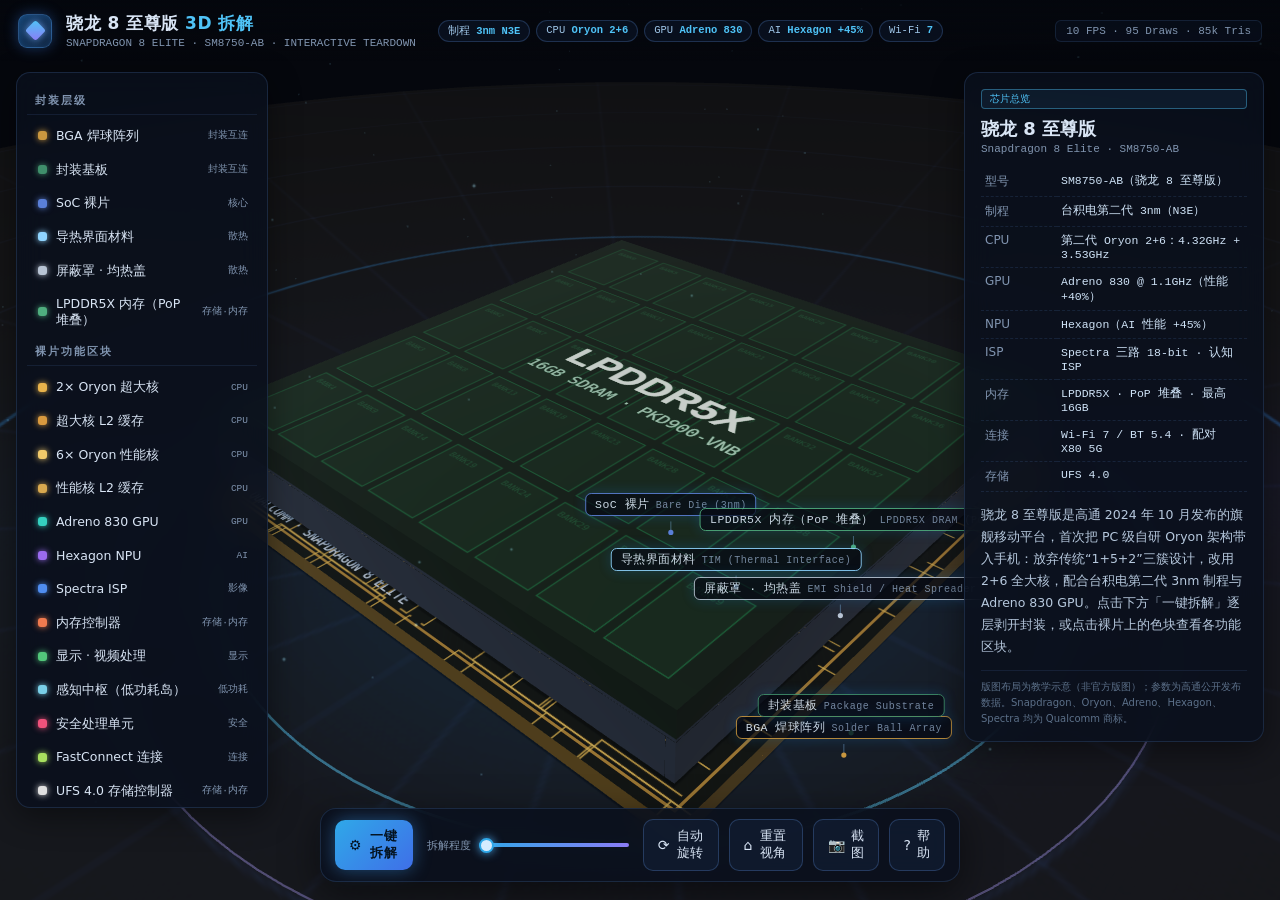
<file: 02-snapdragon-8-elite/index.html>
<!DOCTYPE html>
<html lang="zh-CN">
<head>
<meta charset="UTF-8">
<meta name="viewport" content="width=device-width, initial-scale=1, maximum-scale=1, user-scalable=no">
<title>骁龙 8 至尊版 · 3D 拆解 | Snapdragon 8 Elite</title>
<link rel="stylesheet" href="./css/style.css?v=1">
</head>
<body>
<div id="stage"></div>

<!-- 3D 标注层 -->
<div id="labels">
  <svg id="labelSvg"></svg>
</div>

<!-- 顶部栏 -->
<header id="topbar">
  <div class="logo-mark"></div>
  <div class="title-block">
    <h1>骁龙 8 至尊版 <em>3D 拆解</em></h1>
    <div class="sub">SNAPDRAGON 8 ELITE · SM8750-AB · INTERACTIVE TEARDOWN</div>
  </div>
  <div class="badges">
    <span class="badge">制程 <b>3nm N3E</b></span>
    <span class="badge">CPU <b>Oryon 2+6</b></span>
    <span class="badge">GPU <b>Adreno 830</b></span>
    <span class="badge">AI <b>Hexagon +45%</b></span>
    <span class="badge">Wi-Fi <b>7</b></span>
  </div>
  <div id="stats">— FPS · — Draws</div>
</header>

<!-- 左侧：部件清单 -->
<aside class="panel" id="partsPanel"></aside>

<!-- 右侧：详情面板 -->
<aside class="panel" id="detailPanel"></aside>

<!-- 底部工具栏 -->
<div id="toolbar">
  <button class="tbtn primary" id="btnExplode"><span class="ic">⚙</span><span class="tx">一键拆解</span></button>
  <div class="slider-box">
    <label>拆解程度</label>
    <input type="range" id="explodeSlider" min="0" max="100" value="0">
  </div>
  <button class="tbtn" id="btnRotate"><span class="ic">⟳</span><span class="tx">自动旋转</span></button>
  <button class="tbtn" id="btnReset"><span class="ic">⌂</span><span class="tx">重置视角</span></button>
  <button class="tbtn" id="btnShot"><span class="ic">📷</span><span class="tx">截图</span></button>
  <button class="tbtn" id="btnHelp"><span class="ic">?</span><span class="tx">帮助</span></button>
</div>

<!-- 操作提示 -->
<div id="hint"><b>拖拽</b> 旋转 · <b>滚轮</b> 缩放 · <b>右键</b> 平移 · <b>点击部件</b> 查看详情与拆解</div>

<!-- 移动端页签 -->
<button class="mtab" id="tabLeft">☰ 清单</button>
<button class="mtab" id="tabRight">📋 详情</button>

<!-- 帮助弹窗 -->
<div id="helpModal">
  <div class="help-card">
    <h2>操作引导</h2>
    <div class="sub">SNAPDRAGON 8 ELITE · GUIDE</div>
    <table>
      <tr><td><kbd>左键拖拽</kbd></td><td>旋转视角（环绕芯片）</td></tr>
      <tr><td><kbd>滚轮 / 双指</kbd></td><td>缩放视角</td></tr>
      <tr><td><kbd>右键拖拽</kbd></td><td>平移视角</td></tr>
      <tr><td><kbd>点击部件</kbd></td><td>选中并高亮，右侧查看参数详情</td></tr>
      <tr><td><kbd>一键拆解</kbd></td><td>逐层分离封装，查看内部结构；再次点击还原</td></tr>
      <tr><td><kbd>拆解程度滑杆</kbd></td><td>手动控制拆解 / 合装的任意中间状态</td></tr>
      <tr><td><kbd>Space</kbd></td><td>拆解 / 还原</td></tr>
      <tr><td><kbd>R</kbd></td><td>重置视角</td></tr>
      <tr><td><kbd>A</kbd></td><td>自动旋转开 / 关</td></tr>
      <tr><td><kbd>H</kbd> / <kbd>Esc</kbd></td><td>帮助 / 关闭或取消选中</td></tr>
    </table>
    <button class="tbtn help-close" id="helpClose">开始探索</button>
  </div>
</div>

<!-- 加载屏 -->
<div id="loader">
  <div class="load-flame"></div>
  <h2>骁龙 8 至尊版 · 3D 拆解</h2>
  <div class="mono">GENERATING 3nm DIE FLOORPLAN…</div>
  <div class="loadbar"><i id="loadbarFill"></i></div>
</div>

<!-- 致命错误 -->
<div id="fatal"><h2>无法启动 3D 渲染</h2><p></p></div>

<script type="importmap">
{ "imports": {
  "three": "./vendor/three.module.js",
  "three/addons/": "./vendor/addons/"
} }
</script>
<script type="module" src="./js/app.js?v=4"></script>
</body>
</html>
</file>
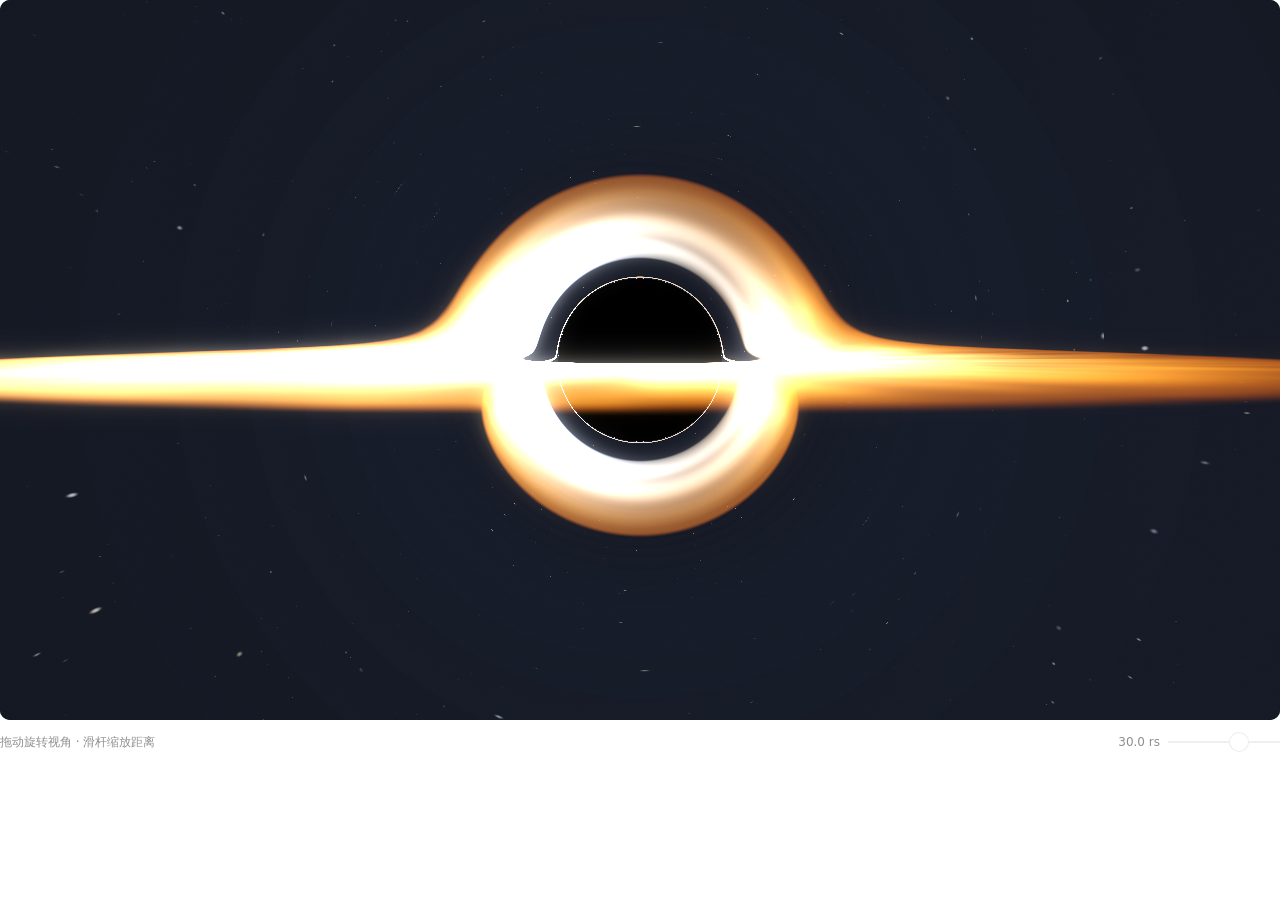
<file: 05-blackhole-lens/index.html>
<!doctype html>
<html lang="zh-CN">
<head>
<meta charset="utf-8">
<meta name="viewport" content="width=device-width, initial-scale=1">
<meta name="referrer" content="no-referrer">
<title>黑洞引力透镜模拟</title>
<style>:root {
  color-scheme: light dark;
  background-color: var(
    --background,
    var(--color-background-primary, light-dark(rgb(255 255 255), rgb(24 24 24)))
  ) !important;

  /* Agent-facing contract; keep in sync with SKILL.md. */
  --background: var(
    --color-background-primary,
    light-dark(rgb(255 255 255), rgb(24 24 24))
  );
  --foreground: var(
    --color-text-primary,
    light-dark(rgb(26 28 31), rgb(255 255 255))
  );
  --card: color-mix(in oklab, var(--foreground) 5%, var(--background));
  --card-foreground: var(
    --color-text-primary,
    light-dark(rgb(26 28 31), rgb(255 255 255))
  );
  --popover: var(
    --color-background-secondary,
    light-dark(rgb(255 255 255), rgb(45 45 45))
  );
  --popover-foreground: var(
    --color-text-primary,
    light-dark(rgb(26 28 31), rgb(255 255 255))
  );
  --primary: var(
    --color-text-info,
    light-dark(rgb(51 156 255), rgb(131 195 255))
  );
  --primary-foreground: var(
    --color-text-inverse,
    light-dark(rgb(255 255 255), rgb(13 13 13))
  );
  --secondary: var(
    --color-background-secondary,
    light-dark(rgb(255 255 255 / 96%), rgb(54 54 54 / 96%))
  );
  --secondary-foreground: var(
    --color-text-primary,
    light-dark(rgb(26 28 31), rgb(255 255 255))
  );
  --muted: color-mix(in srgb, var(--foreground) 10%, transparent);
  --muted-foreground: var(
    --color-text-secondary,
    light-dark(rgb(26 28 31 / 49.4%), rgb(255 255 255 / 49.8%))
  );
  --accent: var(
    --color-background-info,
    light-dark(rgb(229 242 255), rgb(13 39 63))
  );
  --accent-foreground: var(
    --color-text-info,
    light-dark(rgb(51 156 255), rgb(131 195 255))
  );
  --destructive: var(
    --color-text-warning,
    light-dark(rgb(226 85 7), rgb(255 133 73))
  );
  --border: var(
    --color-border-secondary,
    light-dark(rgb(26 28 31 / 8%), rgb(255 255 255 / 8.2%))
  );
  --input: var(
    --color-border-primary,
    light-dark(
      rgb(26 28 31 / 11.8%),
      color-mix(in oklab, rgb(0 0 0) 10%, transparent)
    )
  );
  --ring: var(
    --color-ring-primary,
    light-dark(rgb(51 156 255), rgb(131 195 255 / 76%))
  );
  --font-size-base: var(--font-text-md-size, 14px);
  --blue: light-dark(rgb(51 156 255), rgb(51 156 255));
  --orange: light-dark(rgb(226 85 7), rgb(251 106 34));
  --green: light-dark(rgb(0 162 64), rgb(64 201 119));
  --red: light-dark(rgb(224 46 42), rgb(255 103 100));
  --purple: light-dark(rgb(146 79 247), rgb(173 123 249));
  --yellow: light-dark(rgb(255 195 0), rgb(255 210 64));
  --viz-series-1: var(--primary);
  --viz-series-2: light-dark(rgb(243 136 59), rgb(245 154 86));
  --viz-series-3: light-dark(rgb(93 201 119), rgb(116 213 139));
  --viz-series-4: light-dark(rgb(235 119 177), rgb(240 143 192));
  --viz-series-5: light-dark(rgb(155 121 236), rgb(170 145 239));
  --viz-series-6: light-dark(rgb(58 185 177), rgb(90 203 194));

  /* Internal implementation variables; not part of the agent contract. */
  --font-sans: -apple-system, system-ui, "Segoe UI", sans-serif;
  --font-mono:
    ui-monospace, SFMono-Regular, "SF Mono", Menlo, Consolas, "Liberation Mono",
    monospace;
  --font-size-normal: max(11px, var(--font-size-base));
  --font-size-tooltip: calc(var(--font-size-base) - 1px);
  --font-size-small: max(11px, calc(var(--font-size-base) - 2px));
  --font-size-h1: calc(var(--font-size-normal) * 1.7142857143);
  --font-size-h2: calc(var(--font-size-normal) * 1.4285714286);
  --font-size-h3: calc(var(--font-size-normal) * 1.2857142857);
  --font-weight-normal: 430;
  --font-weight-medium: 500;
  --icon-size: 16px;
  --line-height-normal: calc(var(--font-size-normal) * 1.5);
  --line-height-tooltip: calc(var(--font-size-tooltip) * 1.4285714286);
  --line-height-small: calc(var(--font-size-small) + 4px);
  --corner-shape: round;
  --radius: var(--border-radius-lg, 10px);
  --radius-sm: calc(var(--radius) * 0.6);
  --radius-md: calc(var(--radius) * 0.8);
  --radius-lg: var(--radius);
  --radius-2xl: calc(var(--radius) * 1.6);
  --radius-full: 9999px;
  --shadow-sm: 0 1px 2px -1px rgb(0 0 0 / 8%);
  --checkmark-image: url("data:image/svg+xml,%3Csvg xmlns='http://www.w3.org/2000/svg' viewBox='0 0 17 17'%3E%3Cpath d='M12.8961 3.64101C13.1297 3.41418 13.4984 3.37523 13.7779 3.56581C14.0571 3.75635 14.1554 4.11331 14.0299 4.41347L13.9615 4.53847L7.71151 13.7045C7.59411 13.8767 7.4063 13.9877 7.19881 14.0072C6.99136 14.0267 6.78564 13.9533 6.63826 13.806L2.88826 10.056L2.79842 9.9457C2.6192 9.67407 2.64927 9.30496 2.88826 9.06581C3.12738 8.82669 3.49647 8.79676 3.76815 8.97597L3.8785 9.06581L7.03084 12.2182L12.8053 3.74941L12.8961 3.64101Z'/%3E%3C/svg%3E");

  /* Legacy aliases; not part of the current agent contract. */
  --viz-bg: transparent;
  --viz-panel: var(--card);
  --viz-border: var(--border);
  --viz-text: var(--foreground);
  --viz-muted: var(--muted-foreground);
  --viz-accent: var(--primary);
  --viz-accent-text: var(--primary-foreground);
  --viz-accent-bg: var(--accent);
  --viz-font-size: var(--font-size-base);
  --viz-warning: var(--destructive);
}

:root[data-theme="light"] {
  color-scheme: light;
}

:root[data-theme="dark"] {
  color-scheme: dark;
}

* {
  box-sizing: border-box;
}

html > body {
  /* Preserve MCP aliases for older inline renderers without creating :root cycles. */
  --color-background-primary: var(
    --background,
    light-dark(rgb(255 255 255), rgb(24 24 24))
  );
  --color-text-primary: var(
    --foreground,
    light-dark(rgb(26 28 31), rgb(255 255 255))
  );
  --color-border-secondary: var(
    --border,
    light-dark(rgb(26 28 31 / 8%), rgb(255 255 255 / 8.2%))
  );

  margin: 0;
  padding: var(--visualize-paint-gutter, 0px);
  color: var(--foreground);
  background: transparent !important;
  font-family: var(--font-sans) !important;
  font-size: var(--font-size-normal);
  font-weight: var(--font-weight-normal);
  line-height: var(--line-height-normal);
}

.cursor-interaction {
  cursor: var(--cursor-interaction, pointer);
}

a {
  color: color-mix(in srgb, var(--viz-accent) 80%, var(--viz-text) 20%);
  cursor: var(--cursor-interaction, pointer);
  font-weight: var(--font-weight-medium, 500);
  text-decoration: none;
  text-underline-offset: 2px;
}

a:is(:hover, :focus-visible) {
  text-decoration-line: underline;
  text-decoration-style: dashed;
  text-decoration-thickness: 0.5px;
}

h1,
h2,
h3,
h4,
h5,
h6,
p {
  margin-block: 0;
}

h1 {
  font-size: var(--font-size-h1);
  font-weight: var(--font-weight-medium);
  line-height: 1.25;
}

h2 {
  font-size: var(--font-size-h2);
  font-weight: var(--font-weight-medium);
  line-height: 1.25;
}

h3,
h4,
h5,
h6 {
  font-size: var(--font-size-h3);
  font-weight: var(--font-weight-medium);
  line-height: 1.3;
}

b,
strong,
th {
  font-weight: var(--font-weight-medium);
}

code:not(pre code) {
  display: inline;
  padding: 1px 6px;
  border-radius: var(--radius-sm);
  corner-shape: var(--corner-shape);
  background: var(--muted);
  font-family: var(--font-mono);
  font-size: 0.92em;
  overflow-wrap: anywhere;
  -webkit-box-decoration-break: clone;
  box-decoration-break: clone;
  word-break: break-word;
}

.table-responsive {
  width: 100%;
  overflow-x: auto;
  scrollbar-width: thin;
}

.table {
  width: 100%;
  border-collapse: collapse;
  color: var(--foreground);
  font: inherit;
  text-align: start;
}

.table :is(th, td) {
  padding-block: 10px;
  padding-inline: 0 24px;
  overflow-wrap: anywhere;
  border-bottom: 1px solid var(--border);
  text-align: start;
  vertical-align: top;
}

.table-responsive > .table :is(th, td) {
  overflow-wrap: break-word;
}

.table :is(th, td):last-child {
  padding-inline-end: 0;
}

.table :is(caption, thead th) {
  font-weight: 600;
}

.table thead th {
  padding-block: 8px;
  border-bottom-color: color-mix(in srgb, var(--foreground) 16%, transparent);
}

.table tbody tr:last-child :is(th, td) {
  border-bottom: 0;
}

.table.table-sm :is(th, td) {
  padding-block: 6px;
}

.table.table-sm :is(th, td):not(:last-child) {
  padding-inline-end: 16px;
}

.table :is(.text-end, [align="right"]) {
  text-align: end;
  font-variant-numeric: tabular-nums;
}

.table :is(.text-center, [align="center"]) {
  text-align: center;
}

.table .text-nowrap {
  white-space: nowrap;
}

#widget {
  display: flex;
  flex-direction: column;
  gap: 12px;
  width: 100%;
  padding: 0;
  background: transparent !important;
}

.card {
  min-width: 0;
  padding: 12px;
  overflow: hidden;
  overflow-wrap: break-word;
  border-radius: var(--radius-2xl);
  corner-shape: var(--corner-shape);
  color: var(--card-foreground);
  background: var(--card);
}

.widget {
  min-width: 0;
  overflow: hidden;
  border: 0;
  border-radius: var(--radius-lg);
  corner-shape: var(--corner-shape);
  box-shadow: 0 0 0 0.5px var(--border-strong, var(--border));
  color: var(--foreground);
  background: var(--background);
}

#widget > :not(.card, .widget, .progress) {
  width: 100% !important;
  max-width: none !important;
  margin: 0 !important;
  padding: 0 !important;
  border: 0 !important;
  border-radius: 0 !important;
  background: transparent !important;
  box-shadow: none !important;
}

.tooltip {
  position: fixed;
  z-index: 50;
  top: 0;
  left: 0;
  width: max-content;
  max-width: min(
    20rem,
    var(--tooltip-available-width, calc(100vw - 10px)),
    calc(100vw - 10px)
  );
  max-height: min(
    var(--tooltip-available-height, calc(100vh - 10px)),
    calc(100vh - 10px)
  );
  padding: 4px 8px;
  border: 1px solid var(--border);
  border-radius: var(--radius-lg);
  corner-shape: var(--corner-shape);
  color: var(--popover-foreground);
  background: var(--popover);
  box-shadow: none;
  font-size: var(--font-size-tooltip);
  line-height: var(--line-height-tooltip);
  overflow-wrap: break-word;
  white-space: normal;
  pointer-events: none;
  user-select: none;
}

.viz-grid {
  display: grid;
  grid-template-columns: repeat(auto-fit, minmax(max(180px, 24%), 1fr));
  gap: 10px;
}

.viz-stat {
  display: flex;
  flex-direction: column;
  gap: 2px;
}

.viz-stat-value {
  font-size: var(--font-size-h2);
  font-weight: var(--font-weight-medium);
  line-height: 1.25;
}

.viz-row {
  display: flex;
  flex-wrap: wrap;
  align-items: center;
  gap: 10px;
}

hr {
  width: 100%;
  height: 1px;
  margin-block: 6px;
  border: 0;
  background: var(--border);
}

.nav {
  display: flex;
  min-width: 0;
  align-items: center;
  gap: 4px;
}

.progress {
  display: flex;
  height: 8px;
  margin-block: calc((var(--line-height-normal, 1.5em) - 8px) / 2);
  overflow: hidden;
  border: 0;
  border-radius: var(--radius-full);
  background: var(--muted);
}

.progress-bar:only-child {
  border-radius: var(--radius-full);
}

.progress-bar {
  height: 100%;
  flex-shrink: 0;
  border: 0;
  background: var(--viz-series-1);
}

.viz-badge {
  padding: 3px 8px;
  border-radius: var(--radius-full);
  color: var(--accent-foreground);
  background: var(--accent);
  font-weight: var(--font-weight-medium);
}

small,
.text-small,
.viz-badge {
  font-size: var(--font-size-small);
  line-height: var(--line-height-small);
}

.text-muted {
  color: var(--muted-foreground);
}

.tabular-nums {
  font-variant-numeric: tabular-nums;
}

.sr-only {
  position: absolute;
  width: 1px;
  height: 1px;
  padding: 0;
  overflow: hidden;
  clip: rect(0, 0, 0, 0);
  white-space: nowrap;
  border: 0;
}

.viz-controls {
  display: flex;
  flex-wrap: wrap;
  align-items: center;
  gap: 8px;
}

.viz-controls > .form-label {
  display: grid;
  min-width: min(100%, 260px);
  flex: 1 1 280px;
  grid-template-columns: minmax(0, 1fr) auto;
  align-items: baseline;
  gap: 2px 12px;
  margin-bottom: 0;
}

.viz-controls > .form-label > :is(.form-control, .form-range, .form-select) {
  grid-column: 1 / -1;
}

.btn,
.nav-link,
.form-check-input,
.form-control,
.form-range,
.form-select {
  font: inherit;
}

.btn,
.nav-link {
  appearance: button;
  display: inline-flex;
  inline-size: fit-content;
  max-inline-size: 100%;
  min-height: 28px;
  align-items: center;
  justify-content: center;
  gap: 4px;
  margin: 0;
  padding: 0 8px;
  -webkit-app-region: no-drag;
  border: 1px solid var(--input);
  border-radius: var(--radius-lg);
  corner-shape: var(--corner-shape);
  color: var(--secondary-foreground);
  background: var(--secondary);
  cursor: var(--cursor-interaction, pointer);
  text-align: center;
  text-decoration: none;
  white-space: nowrap;
  user-select: none;
  -webkit-font-smoothing: antialiased;
}

.btn:is(.btn-block, .viz-tile) {
  inline-size: 100%;
}

.btn.viz-tile {
  min-width: 0;
  overflow-wrap: anywhere;
  white-space: normal;
}

a.btn {
  cursor: var(--cursor-interaction, pointer);
  text-decoration: none;
}

.btn:not(:disabled):hover,
.nav-link:not(:disabled):not([aria-disabled="true"]):hover {
  background: color-mix(in srgb, var(--foreground) 6%, var(--secondary));
}

.btn-primary {
  border-color: transparent;
  color: var(--primary-foreground);
  background: var(--foreground);
  background-clip: padding-box;
}

.btn-primary .text-muted {
  color: color-mix(in srgb, var(--primary-foreground) 50%, transparent);
}

.btn-primary:not(:disabled):hover {
  background: color-mix(in srgb, var(--foreground) 80%, transparent);
  background-clip: padding-box;
}

.btn-ghost {
  border-color: transparent;
  color: var(--muted-foreground);
  background: transparent;
}

.btn-ghost:not(:disabled):hover {
  color: var(--foreground);
  background: color-mix(in srgb, var(--foreground) 6%, var(--secondary));
}

.nav-pills .nav-link {
  min-width: 0;
  border-color: transparent;
  color: var(--muted-foreground);
  background: transparent;
}

.nav-justified .nav-link {
  flex: 1 1 0;
  overflow-wrap: anywhere;
  white-space: normal;
}

.nav-pills .nav-link.active {
  color: var(--foreground);
  background: var(--muted);
}

/* Shared preview chrome; product styles stay inside each variant. */
.viz-dotted-background {
  background-image: radial-gradient(
    circle,
    color-mix(in srgb, var(--foreground) 14%, transparent) 0.8px,
    transparent 0.8px
  );
  background-position: center;
  background-size: 16px 16px;
}

.viz-carousel {
  position: relative;
  min-width: 0;
}

.viz-carousel:has(> .viz-carousel-controls) {
  min-height: calc(60px + var(--viz-carousel-picker-height, 0px));
  padding-bottom: 60px;
}

.viz-carousel > [data-variant][hidden] {
  display: none !important;
}

.viz-carousel > [data-variant] {
  isolation: isolate;
}

.viz-carousel-controls {
  --viz-carousel-hover: light-dark(
    color-mix(in srgb, var(--foreground) 5.4%, transparent),
    color-mix(in srgb, var(--foreground) 7.8%, transparent)
  );
  position: absolute;
  z-index: 2;
  bottom: 8px;
  left: 50%;
  display: flex;
  width: max-content;
  /* Leave room for the host's design-controls launcher at the trailing edge. */
  max-width: calc(100% - 96px);
  align-items: center;
  gap: 0;
  padding: 0;
  border: 1px solid var(--border);
  border-radius: 16px;
  color: var(--foreground);
  background: var(--background);
  font-family: var(--font-sans);
  /* Match the settings dropdown chrome independently of the content font size. */
  font-size: 13px;
  font-weight: var(--font-weight-normal);
  line-height: 18px;
  transform: translateX(-50%);
  user-select: none;
}

.viz-carousel-controls button,
.viz-carousel-picker > summary {
  display: flex;
  min-height: 30px;
  align-items: center;
  justify-content: center;
  gap: 4px;
  padding: 0 6px;
  -webkit-app-region: no-drag;
  border: 0;
  border-radius: 14px;
  color: inherit;
  background: transparent;
  font: inherit;
  -webkit-tap-highlight-color: transparent;
}

.viz-carousel-controls > button,
.viz-carousel-picker > summary {
  position: relative;
  isolation: isolate;
}

.viz-carousel-controls > button {
  --icon-size: 16px;
  width: 30px;
  padding: 0;
}

.viz-carousel-picker > summary {
  padding-inline: 12px;
}

.viz-carousel-controls .viz-carousel-caret {
  width: 14px;
  height: 14px;
  flex: none;
  margin: 0;
  color: inherit;
  transform: rotate(180deg);
}

.viz-carousel-controls > button > svg,
.viz-carousel-controls .viz-carousel-caret,
.viz-carousel-count {
  opacity: 0.5;
}

.viz-carousel-controls > button::before,
.viz-carousel-picker > summary::before {
  position: absolute;
  z-index: -1;
  inset: 3px;
  border-radius: 12px;
  content: "";
  pointer-events: none;
}

.viz-carousel-controls > button:hover::before,
.viz-carousel-picker > summary:hover::before {
  background: var(--viz-carousel-hover);
}

.viz-carousel-controls > button,
.viz-carousel-controls [data-lucide],
.viz-carousel-controls .lucide {
  flex-shrink: 0;
}

.viz-carousel-picker {
  min-width: 0;
}

.viz-carousel-picker > summary {
  min-width: 0;
  list-style: none;
}

.viz-carousel-picker > summary::-webkit-details-marker {
  display: none;
}

.viz-carousel-count {
  flex-shrink: 0;
  white-space: nowrap;
}

.viz-carousel-name {
  min-width: 0;
  overflow: hidden;
  text-overflow: ellipsis;
  white-space: nowrap;
}

.viz-carousel-options {
  position: absolute;
  right: 0;
  bottom: calc(100% + 4px);
  left: 0;
  display: flex;
  max-height: 240px;
  flex-direction: column;
  gap: 2px;
  overflow: auto;
  padding: 4px;
  border: 1px solid var(--border);
  border-radius: var(--radius-lg);
  background: var(--background);
  box-shadow: 0 4px 12px light-dark(rgb(0 0 0 / 6%), rgb(0 0 0 / 25%));
}

.viz-carousel-options > button {
  width: 100%;
  min-height: 28px;
  justify-content: flex-start;
  padding: 4px 8px;
  font-size: var(--font-size-small);
  text-align: start;
  white-space: normal;
  overflow-wrap: anywhere;
}

.viz-carousel-options > [aria-current="true"],
.viz-carousel-options > button:hover {
  background: var(--viz-carousel-hover);
}

.btn:disabled,
.nav-link:disabled,
.nav-link[aria-disabled="true"] {
  cursor: not-allowed;
  opacity: 0.4;
}

[data-lucide] {
  stroke-width: 1.6;
}

.form-label {
  display: block;
  margin-bottom: 6px;
  color: var(--foreground);
}

.form-control {
  display: block;
  width: 100%;
  min-height: 28px;
  padding: 0 8px;
  outline: none;
  border: 1px solid var(--input);
  border-radius: var(--radius-lg);
  corner-shape: var(--corner-shape);
  color: var(--foreground);
  background: var(--secondary);
}

.form-control::placeholder {
  color: var(--muted-foreground);
}

.form-control[type="file"] {
  padding: 0;
  overflow: hidden;
  cursor: var(--cursor-interaction, pointer);
}

.form-control[type="file"]::file-selector-button {
  min-height: 26px;
  margin-right: 8px;
  padding: 0 8px;
  border: 0;
  border-right: 1px solid var(--input);
  color: var(--secondary-foreground);
  background: var(--secondary);
  cursor: inherit;
  font: inherit;
}

.form-control[type="file"]:not(:disabled):hover::file-selector-button {
  background: color-mix(in srgb, var(--foreground) 6%, var(--secondary));
}

.form-control-color[type="color"] {
  width: 40px;
  height: 28px;
  padding: 3px;
  cursor: var(--cursor-interaction, pointer);
}

.form-control-color[type="color"]::-webkit-color-swatch-wrapper {
  padding: 0;
}

.form-control-color[type="color"]::-webkit-color-swatch {
  border: 0;
  border-radius: calc(var(--radius-lg) - 4px);
  corner-shape: var(--corner-shape);
}

textarea.form-control {
  height: auto;
  min-height: 72px;
  padding: 8px 10px;
  resize: vertical;
}

.form-control:focus-visible {
  border-color: var(--ring);
  box-shadow: inset 0 0 0 1px var(--ring);
}

.form-control:disabled,
.form-select:disabled {
  cursor: not-allowed;
  opacity: 0.4;
}

.form-select {
  appearance: none;
  display: block;
  width: 100%;
  min-height: 28px;
  margin: 0;
  padding: 0 32px 0 8px;
  outline: none;
  border: 1px solid var(--input);
  border-radius: var(--radius-lg);
  corner-shape: var(--corner-shape);
  color: var(--foreground);
  background-color: var(--secondary);
  background-image:
    linear-gradient(45deg, transparent 50%, var(--muted-foreground) 50%),
    linear-gradient(135deg, var(--muted-foreground) 50%, transparent 50%);
  background-position:
    calc(100% - 14px) 50%,
    calc(100% - 10px) 50%;
  background-repeat: no-repeat;
  background-size: 4px 4px;
  cursor: var(--cursor-interaction, default);
}

.form-select:not(:disabled):hover {
  background-color: color-mix(in srgb, var(--foreground) 6%, var(--secondary));
}

.form-select:focus-visible {
  border-color: var(--ring);
  box-shadow: inset 0 0 0 1px var(--ring);
}

.form-check {
  display: flex;
  min-height: 20px;
  align-items: center;
  gap: 6px;
}

.form-check-input {
  appearance: none;
  width: 14px;
  height: 14px;
  flex: 0 0 auto;
  margin: 0;
  border: 1px solid var(--input);
  color: var(--primary-foreground);
  background-color: transparent;
  cursor: var(--cursor-interaction, default);
  transition:
    background-color 150ms,
    border-color 150ms,
    box-shadow 150ms;
}

.form-check:not(.form-switch) .form-check-input[type="checkbox"] {
  border-color: var(--input);
  border-radius: var(--radius-sm);
  corner-shape: var(--corner-shape);
  background-color: var(--secondary);
  box-shadow: var(--shadow-sm);
}

.form-check:not(.form-switch)
  .form-check-input:not(:disabled):not(:checked):hover {
  background-color: var(--card);
}

.form-check:not(.form-switch) .form-check-input[type="checkbox"]:checked {
  border-color: var(--primary);
  background-color: var(--primary);
}

.form-check:not(.form-switch)
  .form-check-input[type="checkbox"]:checked::before {
  display: block;
  width: 100%;
  height: 100%;
  background: var(--primary-foreground);
  content: "";
  mask: var(--checkmark-image) center / 12px 12px no-repeat;
}

.form-check-input[type="radio"] {
  width: 14px;
  height: 14px;
  border-radius: var(--radius-full);
}

.form-check-input[type="radio"]:checked {
  border: 2px solid var(--primary);
  background:
    radial-gradient(circle, var(--primary-foreground) 0 2.5px, transparent 3px),
    var(--primary);
}

.form-check:not(.form-switch) .form-check-input:focus-visible {
  outline: 2px solid var(--ring);
  outline-offset: 2px;
}

.form-check:not(.form-switch) .form-check-input:disabled {
  cursor: not-allowed;
  pointer-events: none;
}

.form-check:not(.form-switch) .form-check-input:disabled + .form-check-label {
  cursor: not-allowed;
}

.form-switch .form-check-input:disabled,
.form-switch .form-check-input:disabled + .form-check-label {
  cursor: not-allowed;
  opacity: 0.6;
}

.form-check-label {
  color: var(--foreground);
  cursor: var(--cursor-interaction, default);
}

.form-switch .form-check-input {
  position: relative;
  width: 32px;
  height: 20px;
  border: 0;
  border-radius: var(--radius-full);
  background: var(--muted);
  box-shadow: none;
  transition: background-color 200ms cubic-bezier(0, 0, 0.2, 1);
}

.form-switch .form-check-input::before {
  position: absolute;
  top: 50%;
  left: 0;
  width: 16px;
  height: 16px;
  box-sizing: border-box;
  border: 1px solid light-dark(var(--primary-foreground), var(--foreground));
  border-radius: var(--radius-full);
  background: light-dark(var(--primary-foreground), var(--foreground));
  box-shadow: var(--shadow-sm);
  content: "";
  transform: translate(2px, -50%);
  transition: transform 200ms cubic-bezier(0, 0, 0.2, 1);
}

.form-switch .form-check-input:checked {
  background: var(--primary);
}

.form-switch .form-check-input:checked::before {
  transform: translate(14px, -50%);
}

.form-switch .form-check-input:focus-visible {
  box-shadow: 0 0 0 2px var(--ring);
}

.form-range {
  appearance: none;
  display: block;
  width: 100%;
  height: 28px;
  flex: 1;
  margin: 0;
  padding: 0;
  outline: none;
  border: 0;
  accent-color: var(--primary);
  background: linear-gradient(
      color-mix(in srgb, var(--foreground) 7%, transparent),
      color-mix(in srgb, var(--foreground) 7%, transparent)
    )
    center / 100% 2px no-repeat;
}

.form-range::-webkit-slider-runnable-track {
  height: 28px;
  background: transparent;
}

.form-range::-webkit-slider-thumb {
  appearance: none;
  width: 20px;
  height: 20px;
  margin-top: 4px;
  border: 1px solid var(--border);
  border-radius: var(--radius-full);
  background: light-dark(var(--primary-foreground), var(--foreground));
}

.form-range:focus-visible::-webkit-slider-thumb {
  border-color: var(--ring);
  box-shadow: inset 0 0 0 1px var(--ring);
}

.form-range::-moz-range-track {
  height: 28px;
  background: transparent;
}

.form-range::-moz-range-thumb {
  width: 20px;
  height: 20px;
  border: 1px solid var(--border);
  border-radius: var(--radius-full);
  background: light-dark(var(--primary-foreground), var(--foreground));
}

.form-range:focus-visible::-moz-range-thumb {
  border-color: var(--ring);
  box-shadow: inset 0 0 0 1px var(--ring);
}

.form-range:disabled {
  cursor: not-allowed;
  opacity: 0.4;
}

.btn:not(.btn-primary, .viz-tile):is(
  [aria-pressed="true"],
  [aria-selected="true"],
  .is-selected
) {
  border-color: var(--primary);
  color: var(--primary-foreground);
  background: var(--primary);
}

.btn.viz-tile:is([aria-pressed="true"], [aria-selected="true"], .is-selected) {
  border-color: var(--primary);
  box-shadow: inset 0 0 0 1px var(--primary);
}

.btn:focus-visible,
.nav-link:focus-visible,
.viz-carousel-controls :is(button, summary):focus-visible {
  outline: 2px solid var(--ring);
  outline-offset: 2px;
}

@media (pointer: coarse) {
  .viz-carousel:has(> .viz-carousel-controls) {
    min-height: calc(76px + var(--viz-carousel-picker-height, 0px));
    padding-bottom: 76px;
  }

  .btn,
  .nav-link,
  .viz-carousel-controls button,
  .viz-carousel-picker > summary,
  .form-control,
  .form-select {
    min-width: 44px;
    min-height: 44px;
  }

  /* Keep small-screen WebKit from zooming when a text field receives focus. */
  .form-control,
  .form-select {
    font-size: max(16px, var(--font-size-normal));
  }

  .form-control[type="file"]::file-selector-button {
    min-width: 44px;
    min-height: 44px;
  }

  .form-control-color[type="color"] {
    width: 44px;
    height: 44px;
  }

  .form-control:is(
    [type="date"],
    [type="datetime-local"],
    [type="month"],
    [type="time"],
    [type="week"]
  ) {
    min-width: 0;
    max-width: 100%;
    padding-block: 8px;
  }

  .form-check {
    min-height: 44px;
    padding-inline: 15px;
  }

  .form-check-input {
    position: relative;
  }

  .form-check-input::after {
    position: absolute;
    top: 50%;
    left: 50%;
    width: 44px;
    height: 44px;
    content: "";
    transform: translate(-50%, -50%);
  }

  .form-check-label {
    display: inline-flex;
    min-width: 44px;
    min-height: 44px;
    align-items: center;
  }

  .form-range {
    height: 44px;
    touch-action: pan-y;
  }

  .form-range::-webkit-slider-runnable-track {
    height: 44px;
  }

  .form-range::-moz-range-track {
    height: 44px;
  }

  .form-range::-webkit-slider-thumb {
    margin-top: 12px;
  }
}

svg {
  display: block;
  max-width: 100%;
  height: auto;
}

#widget > svg {
  width: 100%;
}

/* Model-authored chart rules can otherwise stretch icons after these styles load. */
svg.lucide {
  display: block;
  width: var(--icon-size) !important;
  height: var(--icon-size) !important;
  flex: none;
  margin: 0 !important;
  stroke-width: 1.6;
}

.text-warning,
.text-destructive {
  color: var(--destructive);
}
</style>
<style>html, body { margin: 0; } body { padding: 16px; box-sizing: border-box; }</style>
</head>
<body>
<div id="bh-blackhole">
  <canvas id="bh-canvas" role="img"
    aria-label="史瓦西黑洞引力透镜模拟：中央是黑色的视界阴影，周围环绕着炽热的橙金色吸积盘，盘的一侧因相对论多普勒集束而明显更亮，盘的远端被引力弯折到阴影上方和下方"></canvas>
  <p class="sr-only">可交互的黑洞模拟。拖动旋转视角，使用滑杆调整距离。画面中的光环来自吸积盘发出的光在黑洞引力场中的弯曲：盘的远端被抬升到阴影上方和下方，阴影的视角半径约为 2.6 倍史瓦西半径，接近一侧的盘面因多普勒集束而增亮、蓝移。</p>
  <div class="bh-caption">
    <span class="text-small text-muted">拖动旋转视角 · 滑杆缩放距离</span>
    <label class="bh-zoom">
      <span id="bh-dist" class="text-small text-muted tabular-nums">30.0 rs</span>
      <input id="bh-range" class="form-range" type="range" min="10" max="40" step="0.1" value="30"
        aria-label="相机到黑洞的距离，单位是史瓦西半径">
    </label>
  </div>
</div>
<style>
#bh-canvas { display: block; width: 100%; aspect-ratio: 16 / 9; background: #000; border-radius: 10px; touch-action: none; cursor: grab; }
#bh-canvas.bh-dragging { cursor: grabbing; }
.bh-caption { display: flex; flex-wrap: wrap; align-items: center; justify-content: space-between; gap: 4px 12px; margin-top: 8px; }
.bh-zoom { display: flex; align-items: center; gap: 8px; margin: 0; }
.bh-zoom .form-range { width: 112px; }
.bh-fallback { display: flex; align-items: center; justify-content: center; aspect-ratio: 16 / 9; border-radius: 10px; background: var(--muted); color: var(--muted-foreground); padding: 16px; text-align: center; }
</style>
<script>
(function () {
  var canvas = document.getElementById('bh-canvas');
  var range = document.getElementById('bh-range');
  var distLabel = document.getElementById('bh-dist');
  if (!canvas) return;

  var reduceMotion = window.matchMedia && window.matchMedia('(prefers-reduced-motion: reduce)').matches;
  var state = { az: 0.65, inc: 0.03, dist: 30.0, resumeAt: 0 };

  function clamp(v, lo, hi) { return v < lo ? lo : (v > hi ? hi : v); }
  function clampInc(v) {
    var a = clamp(v, -1.45, 1.45);
    if (Math.abs(a) < 0.006) a = a < 0 ? -0.006 : 0.006;
    return a;
  }
  function applySaved(priv) {
    if (!priv || typeof priv !== 'object') return;
    if (typeof priv.az === 'number' && isFinite(priv.az)) state.az = priv.az;
    if (typeof priv.inc === 'number' && isFinite(priv.inc)) state.inc = clampInc(priv.inc);
    if (typeof priv.dist === 'number' && isFinite(priv.dist)) state.dist = clamp(priv.dist, 10, 40);
    if (range) range.value = String(state.dist);
    if (distLabel) distLabel.textContent = state.dist.toFixed(1) + ' rs';
  }
  try { applySaved(window.zcode && window.zcode.widgetState && window.zcode.widgetState.privateContent); } catch (err) {}
  window.addEventListener('zcode:set_globals', function (e) {
    try {
      var g = e && e.detail && e.detail.globals;
      applySaved(g && g.widgetState && g.widgetState.privateContent);
    } catch (err) {}
  });

  function saveState() {
    try {
      var z = window.zcode;
      if (!z || typeof z.setWidgetState !== 'function') return;
      var res = z.setWidgetState({ privateContent: { az: state.az, inc: state.inc, dist: state.dist } });
      if (res && typeof res.catch === 'function') res.catch(function () {});
    } catch (err) {}
  }

  function showFallback(msg) {
    canvas.style.display = 'none';
    var d = document.createElement('div');
    d.className = 'bh-fallback text-small';
    d.textContent = msg;
    canvas.parentNode.insertBefore(d, canvas);
  }

  var gl = null;
  try {
    var opts = { alpha: false, antialias: false, depth: false, stencil: false, powerPreference: 'high-performance' };
    gl = canvas.getContext('webgl', opts) || canvas.getContext('experimental-webgl', opts);
  } catch (err) { gl = null; }
  if (!gl) { showFallback('当前浏览器不支持 WebGL，无法绘制黑洞模拟。'); return; }

  var VS = [
    'attribute vec2 aPos;',
    'void main() { gl_Position = vec4(aPos, 0.0, 1.0); }'
  ].join('\n');

  var FS = `
#ifdef GL_FRAGMENT_PRECISION_HIGH
precision highp float;
#else
precision mediump float;
#endif

uniform vec2 uRes;
uniform float uTime;
uniform vec3 uCamPos;
uniform float uTanHalfFov;

const float RS = 1.0;
const float R_IN = 3.0;
const float R_OUT = 20.0;
const float R_ESCAPE = 90.0;
const int MAX_STEPS = 400;

float hash12(vec2 p) {
  vec3 p3 = fract(vec3(p.xyx) * 0.1031);
  p3 += dot(p3, p3.yzx + 33.33);
  return fract((p3.x + p3.y) * p3.z);
}
float hash13(vec3 p) {
  p = fract(p * 0.1031);
  p += dot(p, p.zyx + 31.32);
  return fract((p.x + p.y) * p.z);
}
vec3 hash33(vec3 p) {
  p = fract(p * vec3(0.1031, 0.1030, 0.0973));
  p += dot(p, p.yxz + 33.33);
  return fract((p.xxy + p.yxx) * p.zyx);
}
float vnoise3(vec3 p) {
  vec3 i = floor(p);
  vec3 f = fract(p);
  f = f * f * (3.0 - 2.0 * f);
  float n000 = hash13(i + vec3(0.0, 0.0, 0.0));
  float n100 = hash13(i + vec3(1.0, 0.0, 0.0));
  float n010 = hash13(i + vec3(0.0, 1.0, 0.0));
  float n110 = hash13(i + vec3(1.0, 1.0, 0.0));
  float n001 = hash13(i + vec3(0.0, 0.0, 1.0));
  float n101 = hash13(i + vec3(1.0, 0.0, 1.0));
  float n011 = hash13(i + vec3(0.0, 1.0, 1.0));
  float n111 = hash13(i + vec3(1.0, 1.0, 1.0));
  return mix(
    mix(mix(n000, n100, f.x), mix(n010, n110, f.x), f.y),
    mix(mix(n001, n101, f.x), mix(n011, n111, f.x), f.y),
    f.z);
}

vec3 blackbody(float T) {
  T = clamp(T, 1200.0, 40000.0);
  float t = T / 100.0;
  float r, g, b;
  if (t <= 66.0) {
    r = 255.0;
    g = 99.4708025861 * log(t) - 161.1195681661;
    b = (t <= 19.0) ? 0.0 : 138.5177312231 * log(t - 10.0) - 305.0447927307;
  } else {
    r = 329.698727446 * pow(t - 60.0, -0.1332047592);
    g = 288.1221695283 * pow(t - 60.0, -0.0755148492);
    b = 255.0;
  }
  return clamp(vec3(r, g, b) / 255.0, 0.0, 1.0);
}

vec3 aces(vec3 x) {
  return clamp((x * (2.51 * x + 0.03)) / (x * (2.43 * x + 0.59) + 0.14), 0.0, 1.0);
}

vec3 starLayer(vec3 dir, float scale, float density, float bright) {
  vec3 p = dir * scale;
  vec3 cell = floor(p);
  vec3 rnd = hash33(cell);
  if (rnd.z > density) return vec3(0.0);
  vec3 sp = cell + 0.5 + (rnd - 0.5) * 0.52;
  float d = length(p - sp);
  float m = smoothstep(0.115, 0.0, d);
  m *= m;
  vec3 col = mix(vec3(0.72, 0.83, 1.0), vec3(1.0, 0.88, 0.72), rnd.y);
  return col * (m * bright * (0.3 + rnd.x * 0.9));
}

vec3 nebula(vec3 dir) {
  float n1 = vnoise3(dir * 1.4 + vec3(11.0, 3.0, 7.0));
  float m = pow(clamp(n1, 0.0, 1.0), 2.0);
  return vec3(0.05, 0.07, 0.13) * m * 0.08;
}

vec3 sky(vec3 dir) {
  vec3 col = vec3(0.010, 0.013, 0.022);
  col += starLayer(dir, 38.0, 0.30, 0.4);
  col += starLayer(dir, 74.0, 0.30, 0.22);
  col += starLayer(dir, 150.0, 0.26, 0.1);
  col += nebula(dir);
  return col;
}

vec3 diskLight(vec3 P, float r, vec3 marchDir, out float dens) {
  float x = R_IN / r;
  float flux = 9.0 * pow(x, 3.0) * max(1.0 - sqrt(x), 0.0);
  flux *= smoothstep(R_IN, R_IN + 0.25, r);
  flux *= smoothstep(R_OUT, R_OUT * 0.90, r);

  float ang = atan(P.z, P.x);
  float omega = 1.0 / (r * sqrt(r));
  float a = ang - uTime * omega * 3.0;
  vec3 b1 = vec3(cos(a), sin(a), 0.0);
  float turb = vnoise3(b1 * 4.6 + vec3(0.0, 0.0, log(r) * 3.0)) * 0.5
             + vnoise3(b1 * 11.0 + vec3(0.0, 0.0, log(r) * 4.0)) * 0.32
             + vnoise3(b1 * 3.1 + vec3(3.0, 7.0, log(r) * 1.6)) * 0.28;
  turb = 0.1 + 1.8 * turb;
  float inv = 1.0 / max(abs(marchDir.y), 0.12);
  dens = flux * turb * inv * 1.8;

  float v = sqrt(0.5 / r) / sqrt(max(1.0 - 1.0 / r, 1e-4));
  v = min(v, 0.95);
  float gam = 1.0 / sqrt(max(1.0 - v * v, 1e-4));
  vec3 vHat = normalize(cross(vec3(0.0, 1.0, 0.0), P));
  float g = sqrt(max(1.0 - RS / r, 0.0)) / (gam * (1.0 - dot(vHat * v, -marchDir)));
  g = clamp(g, 0.05, 3.0);

  float T = 10000.0 * pow(x, 0.75) * g;
  vec3 col = pow(blackbody(T), vec3(2.2));
  return col * (dens * pow(g, 3.4));
}

void main() {
  vec2 uv = (gl_FragCoord.xy - 0.5 * uRes) / uRes.y;
  float r0 = length(uCamPos);
  vec3 fwd = -uCamPos / r0;
  vec3 wUp = vec3(0.0, 1.0, 0.0);
  vec3 rgt = normalize(cross(fwd, wUp));
  vec3 upv = cross(rgt, fwd);
  vec3 dir = normalize(fwd + rgt * (uv.x * 2.0 * uTanHalfFov) + upv * (uv.y * 2.0 * uTanHalfFov));

  vec3 e_r0 = uCamPos / r0;
  vec3 tang = dir - dot(dir, e_r0) * e_r0;
  float tangLen = length(tang);
  vec3 e_phi0 = (tangLen > 1e-6) ? (tang / tangLen) : normalize(cross(e_r0, vec3(0.0, 1.0, 0.0)));
  float sinA = max(tangLen, 1e-6);

  float u = 1.0 / r0;
  float du = -u * dot(dir, e_r0) / sinA;

  float phi = 0.0;
  vec3 acc = vec3(0.0);
  float tau = 0.0;
  bool escaped = false;
  bool captured = false;

  for (int i = 0; i < MAX_STEPS; i++) {
    float uu = max(u, 0.0);
    float h = clamp(0.18 / (1.0 + 18.0 * uu * uu), 0.008, 0.30);

    float k1u = du,            k1d = -uu + 1.5 * RS * uu * uu;
    float u2 = uu + 0.5 * h * k1u, d2 = du + 0.5 * h * k1d;
    float k2u = d2,            k2d = -u2 + 1.5 * RS * u2 * u2;
    float u3 = uu + 0.5 * h * k2u, d3 = du + 0.5 * h * k2d;
    float k3u = d3,            k3d = -u3 + 1.5 * RS * u3 * u3;
    float u4 = uu + h * k3u,   d4 = du + h * k3d;
    float k4u = d4,            k4d = -u4 + 1.5 * RS * u4 * u4;

    float uN = uu + (h / 6.0) * (k1u + 2.0 * k2u + 2.0 * k3u + k4u);
    float dN = du + (h / 6.0) * (k1d + 2.0 * k2d + 2.0 * k3d + k4d);

    float rPrev = 1.0 / uu;
    float rNew = 1.0 / max(uN, 1e-6);
    float cp = cos(phi), sp = sin(phi);
    float cn = cos(phi + h), sn = sin(phi + h);
    float yPrev = rPrev * (e_r0.y * cp + e_phi0.y * sp);
    float yNew = rNew * (e_r0.y * cn + e_phi0.y * sn);

    if (yPrev * yNew < 0.0) {
      float t = yPrev / (yPrev - yNew);
      float rc = mix(rPrev, rNew, t);
      if (rc > R_IN && rc < R_OUT) {
        float phic = phi + h * t;
        float cc = cos(phic), sc = sin(phic);
        vec3 er = cc * e_r0 + sc * e_phi0;
        vec3 ep = -sc * e_r0 + cc * e_phi0;
        float dc = mix(du, dN, t);
        float dens;
        acc += diskLight(rc * er, rc, normalize(-dc * er + (1.0 / rc) * ep), dens) * exp(-tau);
        tau += dens;
      }
    }

    if (uN > 1.0 / 1.02) { captured = true; break; }
    if (uN <= 1.0 / R_ESCAPE && dN <= 0.0) { escaped = true; phi += h; break; }

    u = max(uN, 1e-4);
    du = dN;
    phi += h;
  }

  if (escaped) {
    vec3 ed = cos(phi) * e_r0 + sin(phi) * e_phi0;
    acc += sky(ed) * exp(-tau);
  }

  vec3 col = aces(acc);
  col = pow(col, vec3(1.0 / 2.2));
  col += (hash12(gl_FragCoord.xy * 0.7) - 0.5) / 255.0;
  gl_FragColor = vec4(col, 1.0);
}
`;

  var BRIGHT_FS = `
precision mediump float;
uniform sampler2D uTex;
uniform vec2 uSize;
uniform vec2 uTexel;
uniform float uThreshold;
uniform float uKnee;
void main() {
  vec2 uv = gl_FragCoord.xy / uSize;
  vec3 c = 0.25 * (
    texture2D(uTex, uv + vec2(-0.5, -0.5) * uTexel).rgb +
    texture2D(uTex, uv + vec2(0.5, -0.5) * uTexel).rgb +
    texture2D(uTex, uv + vec2(-0.5, 0.5) * uTexel).rgb +
    texture2D(uTex, uv + vec2(0.5, 0.5) * uTexel).rgb);
  float l = max(max(c.r, c.g), c.b);
  float k = clamp((l - uThreshold) / uKnee, 0.0, 1.0);
  gl_FragColor = vec4(c * k, 1.0);
}
`;

  var BLUR_FS = `
precision mediump float;
uniform sampler2D uTex;
uniform vec2 uSize;
uniform vec2 uTexel;
uniform vec2 uDir;
void main() {
  vec2 uv = gl_FragCoord.xy / uSize;
  vec3 c = texture2D(uTex, uv).rgb * 0.227027;
  c += (texture2D(uTex, uv + uDir * uTexel * 1.384615).rgb + texture2D(uTex, uv - uDir * uTexel * 1.384615).rgb) * 0.316216;
  c += (texture2D(uTex, uv + uDir * uTexel * 3.230769).rgb + texture2D(uTex, uv - uDir * uTexel * 3.230769).rgb) * 0.070270;
  gl_FragColor = vec4(c, 1.0);
}
`;

  var COMP_FS = `
precision mediump float;
uniform sampler2D uScene;
uniform sampler2D uB1;
uniform sampler2D uB2;
uniform vec2 uSize;
uniform float uK1;
uniform float uK2;
void main() {
  vec2 uv = gl_FragCoord.xy / uSize;
  vec3 c = texture2D(uScene, uv).rgb + uK1 * texture2D(uB1, uv).rgb + uK2 * texture2D(uB2, uv).rgb;
  gl_FragColor = vec4(min(c, vec3(1.0)), 1.0);
}
`;

  function compile(type, src) {
    var s = gl.createShader(type);
    gl.shaderSource(s, src);
    gl.compileShader(s);
    if (!gl.getShaderParameter(s, gl.COMPILE_STATUS)) {
      var log = gl.getShaderInfoLog(s);
      gl.deleteShader(s);
      throw new Error(log || 'shader compile failed');
    }
    return s;
  }

  function makeProgram(fsSrc) {
    var p = gl.createProgram();
    gl.attachShader(p, compile(gl.VERTEX_SHADER, VS));
    gl.attachShader(p, compile(gl.FRAGMENT_SHADER, fsSrc));
    gl.bindAttribLocation(p, 0, 'aPos');
    gl.linkProgram(p);
    if (!gl.getProgramParameter(p, gl.LINK_STATUS)) throw new Error(gl.getProgramInfoLog(p) || 'link failed');
    return p;
  }

  var sceneP, brightP, blurP, compP;
  try {
    sceneP = makeProgram(FS);
    brightP = makeProgram(BRIGHT_FS);
    blurP = makeProgram(BLUR_FS);
    compP = makeProgram(COMP_FS);
  } catch (err) {
    showFallback('黑洞渲染初始化失败：' + (err && err.message ? err.message : err));
    return;
  }

  var buf = gl.createBuffer();
  gl.bindBuffer(gl.ARRAY_BUFFER, buf);
  gl.bufferData(gl.ARRAY_BUFFER, new Float32Array([-1, -1, 3, -1, -1, 3]), gl.STATIC_DRAW);
  gl.enableVertexAttribArray(0);
  gl.vertexAttribPointer(0, 2, gl.FLOAT, false, 0, 0);

  var uRes = gl.getUniformLocation(sceneP, 'uRes');
  var uTime = gl.getUniformLocation(sceneP, 'uTime');
  var uCamPos = gl.getUniformLocation(sceneP, 'uCamPos');
  var uTanHalfFov = gl.getUniformLocation(sceneP, 'uTanHalfFov');

  var brTex = gl.getUniformLocation(brightP, 'uTex');
  var brSize = gl.getUniformLocation(brightP, 'uSize');
  var brTexel = gl.getUniformLocation(brightP, 'uTexel');
  var blTex = gl.getUniformLocation(blurP, 'uTex');
  var blSize = gl.getUniformLocation(blurP, 'uSize');
  var blTexel = gl.getUniformLocation(blurP, 'uTexel');
  var blDir = gl.getUniformLocation(blurP, 'uDir');
  var coScene = gl.getUniformLocation(compP, 'uScene');
  var coB1 = gl.getUniformLocation(compP, 'uB1');
  var coB2 = gl.getUniformLocation(compP, 'uB2');
  var coSize = gl.getUniformLocation(compP, 'uSize');

  gl.useProgram(sceneP);
  gl.uniform1f(uTanHalfFov, Math.tan(0.5 * 42.0 * Math.PI / 180.0));
  gl.useProgram(brightP);
  gl.uniform1i(brTex, 0);
  gl.uniform1f(gl.getUniformLocation(brightP, 'uThreshold'), 0.6);
  gl.uniform1f(gl.getUniformLocation(brightP, 'uKnee'), 0.3);
  gl.useProgram(blurP);
  gl.uniform1i(blTex, 0);
  gl.useProgram(compP);
  gl.uniform1i(coScene, 0);
  gl.uniform1i(coB1, 1);
  gl.uniform1i(coB2, 2);
  gl.uniform1f(gl.getUniformLocation(compP, 'uK1'), 0.4);
  gl.uniform1f(gl.getUniformLocation(compP, 'uK2'), 0.28);

  function createTarget(w, h) {
    var tex = gl.createTexture();
    gl.bindTexture(gl.TEXTURE_2D, tex);
    gl.texImage2D(gl.TEXTURE_2D, 0, gl.RGBA, w, h, 0, gl.RGBA, gl.UNSIGNED_BYTE, null);
    gl.texParameteri(gl.TEXTURE_2D, gl.TEXTURE_MIN_FILTER, gl.LINEAR);
    gl.texParameteri(gl.TEXTURE_2D, gl.TEXTURE_MAG_FILTER, gl.LINEAR);
    gl.texParameteri(gl.TEXTURE_2D, gl.TEXTURE_WRAP_S, gl.CLAMP_TO_EDGE);
    gl.texParameteri(gl.TEXTURE_2D, gl.TEXTURE_WRAP_T, gl.CLAMP_TO_EDGE);
    var fb = gl.createFramebuffer();
    gl.bindFramebuffer(gl.FRAMEBUFFER, fb);
    gl.framebufferTexture2D(gl.FRAMEBUFFER, gl.COLOR_ATTACHMENT0, gl.TEXTURE_2D, tex, 0);
    var ok = gl.checkFramebufferStatus(gl.FRAMEBUFFER) === gl.FRAMEBUFFER_COMPLETE;
    gl.bindFramebuffer(gl.FRAMEBUFFER, null);
    if (!ok) { gl.deleteTexture(tex); gl.deleteFramebuffer(fb); return null; }
    return { tex: tex, fb: fb, w: w, h: h };
  }

  var sceneT = null, b1 = null, b2 = null, b3 = null, b4 = null;
  var bloomOk = false;

  function releaseTargets() {
    [sceneT, b1, b2, b3, b4].forEach(function (t) {
      if (t) { gl.deleteTexture(t.tex); gl.deleteFramebuffer(t.fb); }
    });
    sceneT = b1 = b2 = b3 = b4 = null;
    bloomOk = false;
  }

  function ensureTargets() {
    var w = canvas.width, h = canvas.height;
    if (sceneT && sceneT.w === w && sceneT.h === h) return;
    releaseTargets();
    var qw = Math.max(1, w >> 2), qh = Math.max(1, h >> 2);
    var ew = Math.max(1, w >> 3), eh = Math.max(1, h >> 3);
    sceneT = createTarget(w, h);
    b1 = createTarget(qw, qh);
    b2 = createTarget(qw, qh);
    b3 = createTarget(ew, eh);
    b4 = createTarget(ew, eh);
    bloomOk = !!(sceneT && b1 && b2 && b3 && b4);
  }

  function passH(src, dst) {
    gl.bindFramebuffer(gl.FRAMEBUFFER, dst.fb);
    gl.viewport(0, 0, dst.w, dst.h);
    gl.useProgram(blurP);
    gl.activeTexture(gl.TEXTURE0);
    gl.bindTexture(gl.TEXTURE_2D, src.tex);
    gl.uniform2f(blSize, dst.w, dst.h);
    gl.uniform2f(blTexel, 1.0 / src.w, 1.0 / src.h);
    gl.uniform2f(blDir, 1.0, 0.0);
    gl.drawArrays(gl.TRIANGLES, 0, 3);
  }
  function passV(src, dst) {
    gl.bindFramebuffer(gl.FRAMEBUFFER, dst.fb);
    gl.viewport(0, 0, dst.w, dst.h);
    gl.useProgram(blurP);
    gl.activeTexture(gl.TEXTURE0);
    gl.bindTexture(gl.TEXTURE_2D, src.tex);
    gl.uniform2f(blSize, dst.w, dst.h);
    gl.uniform2f(blTexel, 1.0 / src.w, 1.0 / src.h);
    gl.uniform2f(blDir, 0.0, 1.0);
    gl.drawArrays(gl.TRIANGLES, 0, 3);
  }
  function brightPass(src, dst) {
    gl.bindFramebuffer(gl.FRAMEBUFFER, dst.fb);
    gl.viewport(0, 0, dst.w, dst.h);
    gl.useProgram(brightP);
    gl.activeTexture(gl.TEXTURE0);
    gl.bindTexture(gl.TEXTURE_2D, src.tex);
    gl.uniform2f(brSize, dst.w, dst.h);
    gl.uniform2f(brTexel, 1.0 / src.w, 1.0 / src.h);
    gl.drawArrays(gl.TRIANGLES, 0, 3);
  }

  var maxScale = Math.min(window.devicePixelRatio || 1, 1.5);
  var scale = maxScale;
  var emaMs = 16;
  var frames = 0;
  var simTime = 0;
  var last = 0;
  var raf = 0;
  var running = false;
  var dragging = false;
  var shown = true;

  function resize() {
    var rect = canvas.getBoundingClientRect();
    if (!rect.width || !rect.height) return;
    var w = Math.max(1, Math.round(rect.width * scale));
    var h = Math.max(1, Math.round(rect.height * scale));
    if (canvas.width !== w || canvas.height !== h) {
      canvas.width = w;
      canvas.height = h;
    }
  }

  function loop(now) {
    if (!running) return;
    var dt = Math.min((now - last) / 1000, 0.05);
    last = now;
    if (!reduceMotion) {
      simTime += dt;
      if (!dragging && now > state.resumeAt) state.az += dt * 0.03;
    }

    resize();
    ensureTargets();
    var ci = Math.cos(state.inc), si = Math.sin(state.inc);

    var sceneFB = bloomOk ? sceneT.fb : null;
    var sceneW = bloomOk ? sceneT.w : canvas.width;
    var sceneH = bloomOk ? sceneT.h : canvas.height;
    gl.bindFramebuffer(gl.FRAMEBUFFER, sceneFB);
    gl.viewport(0, 0, sceneW, sceneH);
    gl.useProgram(sceneP);
    gl.uniform2f(uRes, canvas.width, canvas.height);
    gl.uniform1f(uTime, simTime);
    gl.uniform3f(uCamPos, state.dist * ci * Math.cos(state.az), state.dist * si, state.dist * ci * Math.sin(state.az));
    gl.drawArrays(gl.TRIANGLES, 0, 3);

    if (bloomOk) {
      brightPass(sceneT, b1);
      passH(b1, b2);
      passV(b2, b1);
      brightPass(sceneT, b3);
      passH(b3, b4);
      passV(b4, b3);

      gl.bindFramebuffer(gl.FRAMEBUFFER, null);
      gl.viewport(0, 0, canvas.width, canvas.height);
      gl.useProgram(compP);
      gl.activeTexture(gl.TEXTURE0);
      gl.bindTexture(gl.TEXTURE_2D, sceneT.tex);
      gl.activeTexture(gl.TEXTURE1);
      gl.bindTexture(gl.TEXTURE_2D, b1.tex);
      gl.activeTexture(gl.TEXTURE2);
      gl.bindTexture(gl.TEXTURE_2D, b3.tex);
      gl.uniform2f(coSize, canvas.width, canvas.height);
      gl.drawArrays(gl.TRIANGLES, 0, 3);
    }

    frames++;
    if (frames > 12) {
      emaMs = emaMs * 0.9 + (dt * 1000) * 0.1;
      if (emaMs > 42 && scale > 0.6) { scale = Math.max(0.6, scale * 0.9); resize(); emaMs = 30; }
      else if (emaMs < 15 && scale < maxScale) { scale = Math.min(maxScale, scale * 1.03); resize(); emaMs = 20; }
    }
    raf = requestAnimationFrame(loop);
  }

  function start() {
    if (running) return;
    running = true;
    last = performance.now();
    raf = requestAnimationFrame(loop);
  }
  function stop() {
    running = false;
    if (raf) cancelAnimationFrame(raf);
    raf = 0;
  }

  new ResizeObserver(function () { resize(); }).observe(canvas);
  canvas.addEventListener('webglcontextlost', function (e) {
    e.preventDefault();
    stop();
    showFallback('图形上下文已丢失，请刷新页面重试。');
  });

  if (window.IntersectionObserver) {
    new IntersectionObserver(function (entries) {
      entries.forEach(function (entry) {
        shown = entry.isIntersecting;
        if (shown && !document.hidden) start(); else stop();
      });
    }, { rootMargin: '120px' }).observe(canvas);
  }
  document.addEventListener('visibilitychange', function () {
    if (document.hidden) stop(); else if (shown) start();
  });

  var px = 0, py = 0, activeId = null;
  canvas.addEventListener('pointerdown', function (e) {
    if (activeId !== null) return;
    activeId = e.pointerId;
    dragging = true;
    px = e.clientX;
    py = e.clientY;
    canvas.classList.add('bh-dragging');
    try { canvas.setPointerCapture(e.pointerId); } catch (err) {}
    e.preventDefault();
  });
  canvas.addEventListener('pointermove', function (e) {
    if (!dragging || e.pointerId !== activeId) return;
    var dx = e.clientX - px;
    var dy = e.clientY - py;
    px = e.clientX;
    py = e.clientY;
    state.az -= dx * 0.006;
    state.inc = clampInc(state.inc - dy * 0.004);
  });
  function endDrag(e) {
    if (e.pointerId !== activeId) return;
    dragging = false;
    activeId = null;
    state.resumeAt = performance.now() + 4000;
    canvas.classList.remove('bh-dragging');
    saveState();
  }
  canvas.addEventListener('pointerup', endDrag);
  canvas.addEventListener('pointercancel', endDrag);

  if (range) {
    range.value = String(state.dist);
    range.addEventListener('input', function () {
      state.dist = clamp(parseFloat(range.value) || state.dist, 10, 40);
      if (distLabel) distLabel.textContent = state.dist.toFixed(1) + ' rs';
    });
    range.addEventListener('change', function () {
      state.resumeAt = performance.now() + 4000;
      saveState();
    });
  }

  start();
})();
</script>

</body>
</html>
</file>
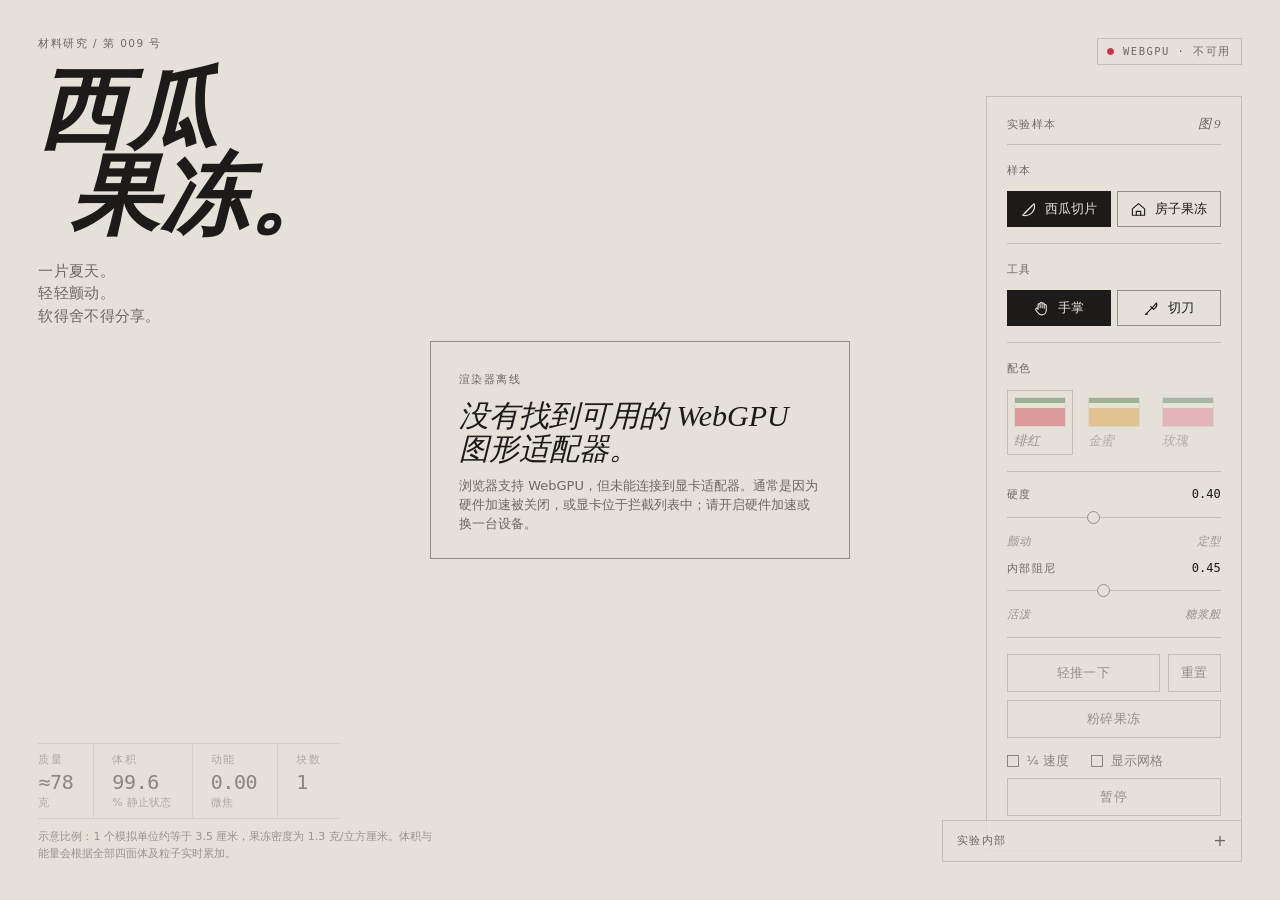
<file: 07-watermelon-jelly/index.html>
<!doctype html>
<html lang="zh-CN" style="--accent:#ce3045;">
<head>
  <meta charset="utf-8">
  <meta name="viewport" content="width=device-width,initial-scale=1,viewport-fit=cover">
  <meta name="theme-color" content="#e5e0d8">
  <meta name="description" content="一款可抓取、可切割的中文果冻西瓜 WebGPU 互动实验。">
  <title>西瓜果冻 · 中文版</title>
  <link rel="stylesheet" href="./styles.css">
</head>
<body data-tool="hand">
  <div class="stage" id="stage">
    <canvas id="gl" aria-label="可交互的立体果冻西瓜。使用手掌拖动拉伸，或切换切刀横划西瓜进行切割。" role="img"></canvas>
    <svg class="stroke" id="stroke" aria-hidden="true"><line id="strokeLine" x1="0" y1="0" x2="0" y2="0"></line></svg>
    <div class="toast" id="toast" role="status" aria-live="polite"></div>
    <div class="fallback" id="fallback" hidden>
      <div>
        <span class="kicker">渲染器离线</span>
        <h2 id="fallbackTitle">这个实验需要 WebGPU。</h2>
        <p id="fallbackDetail"></p>
      </div>
    </div>
  </div>

  <header class="masthead">
    <div class="kicker">材料研究 / 第 009 号</div>
    <h1><span>西瓜</span><span>果冻。</span></h1>
    <p class="caption">一片夏天。<br>轻轻颤动。<br>软得舍不得分享。</p>
  </header>

  <div class="status" id="status" data-state="live" role="status" aria-live="polite"><span class="dot" aria-hidden="true"></span><span id="statusText">WEBGPU · 实时</span></div>

  <aside class="panel" aria-label="样本控制面板">
    <header><span class="label">实验样本</span><span>图 9</span></header>
    <div class="group">
      <span class="label">样本</span>
      <div class="tools" id="sampleOptions" role="group" aria-label="选择果冻样本">
        <button class="tool" type="button" data-sample="melon" aria-pressed="true"><svg viewBox="0 0 20 20" aria-hidden="true"><path d="M3 16.8 16.7 3.2A11 11 0 0 1 3.2 16.8H3Z"></path><path d="m5.2 14.7 9.5-9.5"></path></svg>西瓜切片</button>
        <button class="tool" type="button" data-sample="house" aria-pressed="false"><svg viewBox="0 0 20 20" aria-hidden="true"><path d="M2.8 9.2 10 3l7.2 6.2v7.5H2.8V9.2Z"></path><path d="M7.4 16.7v-4.5h5.2v4.5"></path></svg>房子果冻</button>
      </div>
    </div>
    <div class="group">
      <span class="label">工具</span>
      <div class="tools" role="group" aria-label="选择工具">
        <button class="tool" type="button" data-tool="hand" aria-pressed="true"><svg viewBox="0 0 20 20" aria-hidden="true"><path d="M6 10V5.5a1.2 1.2 0 0 1 2.4 0V9m0-4.8V3.8a1.2 1.2 0 0 1 2.4 0V9m0-4.2a1.2 1.2 0 0 1 2.4 0V9.5m0-3a1.2 1.2 0 0 1 2.4 0V12c0 3.3-2.4 5.5-5.4 5.5-2.2 0-3.6-1-4.8-2.8L3.3 11.6a1.3 1.3 0 0 1 2-1.6L6 11"></path></svg>手掌</button>
        <button class="tool" type="button" data-tool="knife" aria-pressed="false"><svg viewBox="0 0 20 20" aria-hidden="true"><path d="M3 17l9.2-9.2M12.2 7.8l3.6-4.3c.8 1.6.3 4-1.4 5.7L12.6 11 9 7.4"></path><path d="M3 17l2.6-.6"></path></svg>切刀</button>
      </div>
    </div>
    <div class="group">
      <span class="label">配色</span>
      <div class="swatches" id="swatches" role="radiogroup" aria-label="选择西瓜品种"></div>
    </div>
    <div class="group">
      <div class="slider">
        <div class="row"><label class="label" for="firmness">硬度</label><output id="firmnessOut" for="firmness">0.40</output></div>
        <input type="range" id="firmness" min="0" max="100" step="1" value="40">
        <div class="ends"><span>颤动</span><span>定型</span></div>
      </div>
      <div class="slider">
        <div class="row"><label class="label" for="damping">内部阻尼</label><output id="dampingOut" for="damping">0.45</output></div>
        <input type="range" id="damping" min="0" max="100" step="1" value="45">
        <div class="ends"><span>活泼</span><span>糖浆般</span></div>
      </div>
    </div>
    <div class="group">
      <div class="buttons">
        <button class="btn" id="nudge" type="button">轻推一下</button>
        <button class="btn" id="reset" type="button">重置</button>
      </div>
      <button class="btn wide" id="smash" type="button">粉碎果冻</button>
      <div class="checks">
        <label class="check"><input type="checkbox" id="slow"><span class="box" aria-hidden="true"></span>¼ 速度</label>
        <label class="check"><input type="checkbox" id="mesh"><span class="box" aria-hidden="true"></span>显示网格</label>
      </div>
      <button class="btn wide" id="pause" type="button" aria-pressed="false">暂停</button>
    </div>
  </aside>

  <section class="readouts" aria-label="实时数据">
    <p class="hint" id="hintText"></p>
    <dl class="stats">
      <div><dt class="label">质量</dt><dd>≈<span id="massOut">78</span><small>克</small></dd></div>
      <div><dt class="label">体积</dt><dd><span id="volOut">99.6</span><small>% 静止状态</small></dd></div>
      <div><dt class="label">动能</dt><dd><span id="keOut">0.00</span><small>微焦</small></dd></div>
      <div><dt class="label">块数</dt><dd><span id="piecesOut">1</span></dd></div>
    </dl>
    <p class="footnote">示意比例：1 个模拟单位约等于 3.5 厘米，果冻密度为 1.3 克/立方厘米。体积与能量会根据全部四面体及粒子实时累加。</p>
  </section>

  <details class="notes">
    <summary><span class="label">实验内部</span></summary>
    <div class="body">
      <h3>由四面体构成的身体</h3>
      <p>这块西瓜由 <span class="num" id="nParticles">608</span> 个粒子与 <span class="num" id="nTets">2,277</span> 个四面体组成，以固定 60 赫兹的 XPBD 步长、每步 10 个子步求解。每个四面体都会以有限柔度拉向经过最佳旋转的静止形状；这种共旋弹性约束也会把翻转的单元推回原位，同时体积约束让果冻接近不可压缩，因此拉伸时会像真实果冻一样收腰。</p>
      <p>西瓜皮区域的刚度约为果肉的 3 倍。阻尼只作用于网格边上的相对速度，所以整块果冻依然可以自由下落和翻滚，但颤动会逐渐平息。地面接触会把粒子推回地板以上并加入库仑式摩擦；抓取则是对一片粒子施加有距离限制的柔性附着。</p>
      <h3>切割</h3>
      <p>每一块都是西瓜原始静止平面上的凸多边形，并带有圆角。你在表面上画出的轨迹会确定一个竖直刀面；对每个被划过的块，程序会拟合它当前姿态的最佳旋转，把刀面转换回静止空间并切成两半，然后在你松手前预先建立新的四面体网格。随后钢刀落下：刀刃先在果冻上压出凹槽，切穿时新旧块立即替换，同时继承原本果肉的位置和速度；刀身继续把两侧分开，直到案板。埋在果冻内部的部分也会通过折射显示出来。每一块都是独立柔体，可以再次抓取、拉伸和切割，块与块之间也会互相碰撞。</p>
      <h3>随果肉运动的表面</h3>
      <p>光滑表面、西瓜籽与气泡是独立网格；每个顶点都通过重心坐标绑定到一个四面体，因此西瓜籽会随着周围果肉一起拉伸、旋转和移动。</p>
      <h3>光线穿过果冻</h3>
      <p>WGSL 着色器会先渲染地板、西瓜籽和气泡，再绘制西瓜背面来估计每条视线穿过果冻的距离。正面会根据该厚度折射后方景物，并以比尔–朗伯吸收计算颜色；浅色层还会加入乳白散射，薄边产生背光泛红，菲涅耳反射与 GGX 高光共同构成工作室质感。地面会得到染上果冻颜色的柔和主阴影，以及由俯视高度图生成的接触遮挡。</p>
    </div>
  </details>

  <script type="module" src="./game.js"></script>
</body>
</html>
</file>
<file: 02-snapdragon-8-elite/css/style.css>
/* ============ 骁龙 8 至尊版 · 3D 拆解 深色科技风 ============ */
:root {
  --bg: #05070d;
  --panel: rgba(10, 16, 29, 0.85);
  --panel-border: rgba(96, 148, 226, 0.18);
  --accent: #4fc3f7;
  --accent2: #8b7cf6;
  --text: #d9e5f5;
  --dim: #8195b0;
  --mono: "Cascadia Mono", Consolas, "Courier New", monospace;
  --sans: "Segoe UI", "Microsoft YaHei", system-ui, sans-serif;
}

* { margin: 0; padding: 0; box-sizing: border-box; }
html, body { width: 100%; height: 100%; overflow: hidden; }
body {
  background: var(--bg);
  color: var(--text);
  font-family: var(--sans);
  user-select: none;
  -webkit-user-select: none;
}
#stage { position: fixed; inset: 0; }
#stage canvas { display: block; }

/* ---------- 顶部栏 ---------- */
#topbar {
  position: fixed; top: 0; left: 0; right: 0; z-index: 20;
  display: flex; align-items: center; gap: 14px;
  padding: 12px 18px;
  background: linear-gradient(180deg, rgba(4, 7, 13, 0.9), rgba(4, 7, 13, 0));
  pointer-events: none;
}
#topbar > * { pointer-events: auto; }
.logo-mark {
  width: 34px; height: 34px; flex: 0 0 auto; border-radius: 9px;
  background: linear-gradient(135deg, #103a63, #0b1c33);
  border: 1px solid rgba(96, 168, 255, 0.35);
  box-shadow: 0 0 14px rgba(64, 140, 255, 0.35), inset 0 0 8px rgba(80, 160, 255, 0.25);
  display: grid; place-items: center;
}
.logo-mark::after {
  content: ""; width: 15px; height: 15px; border-radius: 3px; transform: rotate(45deg);
  background: linear-gradient(135deg, #4fc3f7, #8b7cf6);
  box-shadow: 0 0 8px rgba(120, 170, 255, 0.9);
}
.title-block h1 { font-size: 17px; font-weight: 600; letter-spacing: 0.5px; }
.title-block h1 em { font-style: normal; color: var(--accent); }
.title-block .sub { font-size: 11px; color: var(--dim); font-family: var(--mono); margin-top: 2px; }
.badges { display: flex; gap: 6px; margin-left: 8px; flex-wrap: wrap; }
.badge {
  font-size: 10.5px; font-family: var(--mono); color: #9fc6e8;
  padding: 3px 9px; border-radius: 20px;
  border: 1px solid rgba(96, 148, 226, 0.25);
  background: rgba(14, 24, 44, 0.55);
}
.badge b { color: var(--accent); font-weight: 600; }
#stats {
  margin-left: auto; font-family: var(--mono); font-size: 11px; color: var(--dim);
  background: rgba(10, 18, 32, 0.6); border: 1px solid rgba(96, 148, 226, 0.15);
  padding: 4px 10px; border-radius: 6px; min-width: 150px; text-align: right;
}

/* ---------- 通用面板 ---------- */
.panel {
  position: fixed; z-index: 15;
  background: var(--panel);
  border: 1px solid var(--panel-border);
  border-radius: 14px;
  backdrop-filter: blur(14px);
  -webkit-backdrop-filter: blur(14px);
  box-shadow: 0 8px 32px rgba(0, 0, 0, 0.45);
  display: flex; flex-direction: column;
}

/* 左侧部件清单 */
#partsPanel {
  left: 16px; top: 72px; bottom: 92px; width: 252px;
  overflow-y: auto; padding: 12px 10px 14px;
}
#partsPanel h3 {
  font-size: 11px; letter-spacing: 2px; color: var(--dim); font-weight: 600;
  padding: 8px 8px 6px; border-bottom: 1px solid rgba(96, 148, 226, 0.12); margin-bottom: 4px;
}
.pitem {
  display: flex; align-items: center; gap: 9px;
  padding: 7px 9px; margin: 2px 0; border-radius: 8px; cursor: pointer;
  border-left: 2px solid transparent;
  transition: background 0.15s, border-color 0.15s;
}
.pitem:hover { background: rgba(80, 140, 220, 0.10); }
.pitem.active {
  background: linear-gradient(90deg, rgba(79, 195, 247, 0.16), rgba(79, 195, 247, 0.02));
  border-left-color: var(--accent);
}
.pitem .dot { width: 9px; height: 9px; border-radius: 3px; flex: 0 0 auto; box-shadow: 0 0 6px currentColor; }
.pitem .nm { font-size: 12.5px; flex: 1; line-height: 1.25; }
.pitem .tag { font-size: 9.5px; font-family: var(--mono); color: var(--dim); }

/* 右侧详情面板 */
#detailPanel {
  right: 16px; top: 72px; width: 300px; max-height: calc(100vh - 170px);
  padding: 16px 16px 14px; overflow-y: auto;
}
#detailPanel .cat {
  display: inline-block; font-size: 10px; font-family: var(--mono);
  color: var(--accent); border: 1px solid rgba(79, 195, 247, 0.4);
  padding: 2px 8px; border-radius: 4px; margin-bottom: 8px;
  background: rgba(79, 195, 247, 0.08);
}
#detailPanel h2 { font-size: 18px; font-weight: 600; line-height: 1.3; }
#detailPanel .en { font-size: 11px; color: var(--dim); font-family: var(--mono); margin: 3px 0 12px; }
.specs { width: 100%; border-collapse: collapse; margin-bottom: 12px; }
.specs td {
  font-size: 12px; padding: 6px 4px; vertical-align: top;
  border-bottom: 1px dashed rgba(96, 148, 226, 0.14);
}
.specs td:first-child { color: var(--dim); white-space: nowrap; width: 76px; }
.specs td:last-child { font-family: var(--mono); font-size: 11.5px; color: #cfe3f7; }
#detailPanel .desc { font-size: 12.5px; line-height: 1.75; color: #b6c8dd; }
#detailPanel .foot { font-size: 10px; color: #5c7089; margin-top: 12px; line-height: 1.6; border-top: 1px solid rgba(96,148,226,.12); padding-top: 8px; }

/* ---------- 底部工具栏 ---------- */
#toolbar {
  position: fixed; bottom: 18px; left: 50%; transform: translateX(-50%);
  z-index: 20; display: flex; align-items: center; gap: 10px;
  padding: 10px 14px;
  background: var(--panel); border: 1px solid var(--panel-border); border-radius: 16px;
  backdrop-filter: blur(14px); -webkit-backdrop-filter: blur(14px);
  box-shadow: 0 10px 36px rgba(0, 0, 0, 0.5);
}
.tbtn {
  appearance: none; border: 1px solid rgba(96, 148, 226, 0.28);
  background: rgba(18, 30, 52, 0.7); color: var(--text);
  font-size: 12.5px; font-family: var(--sans);
  padding: 8px 14px; border-radius: 10px; cursor: pointer;
  display: flex; align-items: center; gap: 6px;
  transition: all 0.18s;
}
.tbtn:hover { background: rgba(40, 70, 120, 0.55); border-color: rgba(120, 180, 255, 0.5); }
.tbtn.active { border-color: var(--accent); color: var(--accent); box-shadow: 0 0 12px rgba(79, 195, 247, 0.25), inset 0 0 8px rgba(79, 195, 247, 0.12); }
.tbtn.primary {
  background: linear-gradient(135deg, #2fa8e8, #3f6fe8);
  border: none; color: #04121f; font-weight: 700; letter-spacing: 1px;
  box-shadow: 0 0 18px rgba(60, 150, 240, 0.45);
}
.tbtn.primary:hover { filter: brightness(1.15); }
.tbtn .ic { font-size: 14px; line-height: 1; }
.slider-box { display: flex; align-items: center; gap: 8px; padding: 0 4px; }
.slider-box label { font-size: 11px; color: var(--dim); white-space: nowrap; }
#explodeSlider {
  -webkit-appearance: none; appearance: none; width: 150px; height: 4px; border-radius: 3px;
  background: linear-gradient(90deg, #2fa8e8, #8b7cf6); outline: none; cursor: pointer;
}
#explodeSlider::-webkit-slider-thumb {
  -webkit-appearance: none; width: 15px; height: 15px; border-radius: 50%;
  background: #d6ecff; border: 2px solid #2fa8e8;
  box-shadow: 0 0 10px rgba(80, 180, 255, 0.9); cursor: grab;
}
#explodeSlider::-moz-range-thumb {
  width: 15px; height: 15px; border-radius: 50%; background: #d6ecff;
  border: 2px solid #2fa8e8; box-shadow: 0 0 10px rgba(80, 180, 255, 0.9); cursor: grab;
}

/* ---------- 操作提示 ---------- */
#hint {
  position: fixed; bottom: 86px; left: 50%; transform: translateX(-50%);
  z-index: 19; font-size: 12px; color: #a8c4e2; font-family: var(--mono);
  background: rgba(8, 14, 26, 0.78); border: 1px solid rgba(96, 148, 226, 0.25);
  padding: 7px 16px; border-radius: 20px; backdrop-filter: blur(8px);
  transition: opacity 1s; white-space: nowrap;
}
#hint.fade { opacity: 0; }
#hint b { color: var(--accent); font-weight: 600; }

/* ---------- 3D 标注 ---------- */
#labels { position: fixed; inset: 0; z-index: 10; pointer-events: none; overflow: hidden; }
#labelSvg { position: absolute; inset: 0; width: 100%; height: 100%; }
.lbl {
  position: absolute; transform: translate(-50%, -100%);
  font-family: var(--mono); font-size: 11.5px; white-space: nowrap;
  color: #e4f1ff; background: rgba(7, 12, 22, 0.82);
  border: 1px solid var(--c, #4fc3f7); border-radius: 6px;
  padding: 3px 9px; letter-spacing: 0.5px;
  box-shadow: 0 0 14px rgba(30, 120, 200, 0.3);
  transition: opacity 0.25s;
}
.lbl .en { color: var(--dim); font-size: 10px; margin-left: 6px; }

/* ---------- 加载屏 ---------- */
#loader {
  position: fixed; inset: 0; z-index: 100; background: radial-gradient(ellipse at 50% 42%, #0a1526 0%, #05070d 62%);
  display: flex; flex-direction: column; align-items: center; justify-content: center; gap: 22px;
  transition: opacity 0.7s;
}
#loader.hide { opacity: 0; pointer-events: none; }
.load-flame {
  width: 58px; height: 58px; border-radius: 16px; transform: rotate(45deg);
  background: linear-gradient(135deg, #2fa8e8, #8b7cf6);
  box-shadow: 0 0 42px rgba(90, 150, 255, 0.65);
  animation: pulse 1.6s ease-in-out infinite;
}
@keyframes pulse { 50% { box-shadow: 0 0 18px rgba(90, 150, 255, 0.3); } }
#loader h2 { font-size: 20px; font-weight: 600; letter-spacing: 1px; }
#loader .mono { font-family: var(--mono); font-size: 11px; color: var(--dim); letter-spacing: 2px; }
.loadbar { width: 240px; height: 3px; border-radius: 2px; background: rgba(96, 148, 226, 0.18); overflow: hidden; }
.loadbar i { display: block; height: 100%; width: 0%; background: linear-gradient(90deg, #2fa8e8, #8b7cf6); transition: width 0.25s; }

/* ---------- 帮助弹窗 ---------- */
#helpModal {
  position: fixed; inset: 0; z-index: 60; background: rgba(3, 6, 11, 0.72);
  display: none; align-items: center; justify-content: center; backdrop-filter: blur(6px);
}
#helpModal.show { display: flex; }
.help-card {
  width: 460px; max-width: calc(100vw - 40px); max-height: 80vh; overflow-y: auto;
  background: rgba(12, 19, 34, 0.96); border: 1px solid var(--panel-border); border-radius: 16px;
  padding: 24px 26px; box-shadow: 0 20px 60px rgba(0, 0, 0, 0.6);
}
.help-card h2 { font-size: 17px; margin-bottom: 4px; }
.help-card .sub { font-size: 11px; color: var(--dim); font-family: var(--mono); margin-bottom: 16px; }
.help-card table { width: 100%; border-collapse: collapse; }
.help-card td { padding: 8px 6px; font-size: 12.5px; border-bottom: 1px dashed rgba(96, 148, 226, 0.14); color: #b6c8dd; }
.help-card td:first-child { width: 130px; }
kbd {
  font-family: var(--mono); font-size: 11px; color: var(--accent);
  border: 1px solid rgba(79, 195, 247, 0.4); border-bottom-width: 2px;
  border-radius: 5px; padding: 1px 7px; background: rgba(79, 195, 247, 0.07);
  margin-right: 4px; display: inline-block;
}
.help-close { margin-top: 18px; width: 100%; justify-content: center; }

/* ---------- 致命错误 ---------- */
#fatal {
  position: fixed; inset: 0; z-index: 200; background: #070a12; display: none;
  align-items: center; justify-content: center; flex-direction: column; gap: 12px; text-align: center;
  padding: 30px;
}
#fatal.show { display: flex; }
#fatal h2 { color: #ff7a90; font-size: 18px; }
#fatal p { color: var(--dim); font-size: 13px; max-width: 480px; line-height: 1.7; }

/* ---------- 移动端页签 ---------- */
.mtab { display: none; position: fixed; z-index: 25; top: 64px; padding: 8px 10px; border-radius: 10px;
  background: var(--panel); border: 1px solid var(--panel-border); color: var(--text); font-size: 12px; cursor: pointer; }
#tabLeft { left: 10px; } #tabRight { right: 10px; }

@media (max-width: 900px) {
  #partsPanel { transform: translateX(-110%); transition: transform 0.3s; top: 108px; bottom: 130px; width: 236px; }
  #detailPanel { transform: translateX(110%); transition: transform 0.3s; top: 108px; width: 268px; }
  #partsPanel.open, #detailPanel.open { transform: none; }
  .mtab { display: block; }
  .badges { display: none; }
  #stats { display: none; }
  .slider-box label { display: none; }
  #explodeSlider { width: 96px; }
  .tbtn .tx { display: none; }
  .tbtn { padding: 8px 11px; }
  #hint { display: none; }
}

/* 滚动条 */
::-webkit-scrollbar { width: 8px; }
::-webkit-scrollbar-track { background: transparent; }
::-webkit-scrollbar-thumb { background: rgba(96, 148, 226, 0.22); border-radius: 4px; }
::-webkit-scrollbar-thumb:hover { background: rgba(96, 148, 226, 0.4); }
</file>
<file: 07-watermelon-jelly/styles.css>
:root {
    --bg: #E2DFDA;
    --ink: #1c1b19;
    --muted: #6d6962;
    --faint: #9a958c;
    --line: rgba(28, 27, 25, 0.16);
    --line-strong: rgba(28, 27, 25, 0.42);
    --accent: #9e1b2b;
    --live: #2f6f47;
    --serif: "Songti SC", "STSong", "Noto Serif CJK SC", "Source Han Serif SC", "Songti TC", Georgia, serif;
    --display: "Songti SC", "STSong", "Noto Serif CJK SC", "Source Han Serif SC", serif;
    --sans: "PingFang SC", "Hiragino Sans GB", "Microsoft YaHei", "Noto Sans CJK SC", system-ui, sans-serif;
    --mono: ui-monospace, "SF Mono", "JetBrains Mono", Menlo, Consolas, monospace;
    --gutter: clamp(20px, 3vw, 44px);
    color-scheme: light;
  }
  * { box-sizing: border-box; }
  html, body { margin: 0; height: 100%; background: var(--bg); color: var(--ink); }
  body { font: 13px/1.45 var(--sans); -webkit-font-smoothing: antialiased; overflow: hidden; }
  button, input { font: inherit; color: inherit; }

  /* ── stage ── */
  .stage { position: fixed; inset: 0; }
  canvas { display: block; width: 100%; height: 100%; touch-action: none; opacity: 0; transition: opacity .7s ease; outline: none; }
  body.ready canvas { opacity: 1; }
  canvas[data-cursor="grab"] { cursor: grab; }
  canvas[data-cursor="grabbing"] { cursor: grabbing; }
  canvas[data-cursor="orbit"] { cursor: move; }
  canvas[data-cursor="knife"] { cursor: crosshair; }
  .stroke { position: absolute; inset: 0; width: 100%; height: 100%; pointer-events: none; opacity: 0; }
  .stroke.on { opacity: 1; }
  .stroke.fading { opacity: 0; transition: opacity .4s ease; }
  .stroke line { stroke: var(--ink); stroke-width: 1.5; stroke-linecap: round; stroke-dasharray: 2 5; }
  .stroke.fading line { stroke-dasharray: none; }
  .toast { position: absolute; left: 50%; bottom: 18%; transform: translate(-50%, 6px); padding: 8px 14px; border: 1px solid var(--line-strong);
    background: var(--bg); font: italic 14px/1.3 var(--serif); opacity: 0; transition: opacity .25s ease, transform .25s ease; pointer-events: none; white-space: nowrap; }
  .toast.on { opacity: 1; transform: translate(-50%, 0); }
  .tools { display: grid; grid-template-columns: 1fr 1fr; gap: 6px; margin-top: 11px; }
  .tool { display: inline-flex; align-items: center; justify-content: center; gap: 8px; border: 1px solid var(--line-strong); background: transparent; padding: 8px 10px; min-height: 36px; cursor: pointer; font-size: 12.5px; }
  .tool svg { width: 17px; height: 17px; fill: none; stroke: currentColor; stroke-width: 1.3; stroke-linecap: round; stroke-linejoin: round; }
  .tool[aria-pressed="true"] { background: var(--ink); color: var(--bg); border-color: var(--ink); }
  .tool:focus-visible { outline: 1px solid var(--ink); outline-offset: 2px; }

  .fallback { position: absolute; inset: 0; display: grid; place-items: center; padding: var(--gutter); }
  .fallback[hidden] { display: none; }
  .fallback > div { max-width: 420px; border: 1px solid var(--line-strong); padding: 28px 28px 24px; background: var(--bg); }
  .fallback h2 { font: italic 400 30px/1.1 var(--serif); margin: 10px 0 12px; }
  .fallback p { margin: 0; color: var(--muted); font-size: 13px; }

  /* ── type ── */
  .kicker, .label { font: 500 10.5px/1 var(--sans); letter-spacing: .2em; text-transform: uppercase; color: var(--muted); }

  .masthead { position: fixed; top: var(--gutter); left: var(--gutter); pointer-events: none; }
  .masthead h1 { font: italic 400 clamp(58px, 7.4vw, 118px)/.84 var(--serif); letter-spacing: -.025em; margin: 18px 0 20px; }
  .masthead h1 span { display: block; }
  .masthead h1 span + span { padding-left: .42em; }
  .caption { font: 400 15px/1.5 var(--serif); color: var(--muted); margin: 0; }

  .status { position: fixed; top: var(--gutter); right: var(--gutter); display: flex; align-items: center; gap: 9px;
    font: 500 10.5px/1 var(--mono); letter-spacing: .14em; color: var(--muted); border: 1px solid var(--line); padding: 7px 10px 7px 9px; }
  .status .dot { width: 7px; height: 7px; border-radius: 50%; border: 1px solid var(--muted); }
  .status[data-state="live"] { color: var(--ink); }
  .status[data-state="live"] .dot { background: var(--live); border-color: var(--live); animation: breathe 2.4s ease-in-out infinite; }
  .status[data-state="paused"] .dot { background: transparent; border-color: var(--ink); }
  .status[data-state="off"] .dot { background: var(--accent); border-color: var(--accent); }
  @keyframes breathe { 50% { opacity: .35; } }

  /* ── specimen panel ── */
  .panel { position: fixed; right: var(--gutter); top: calc(var(--gutter) + 58px); width: 256px;
    border: 1px solid var(--line); background: rgba(226, 223, 218, .78); padding: 20px 20px 18px; }
  .panel header { display: flex; justify-content: space-between; align-items: baseline; padding-bottom: 14px; border-bottom: 1px solid var(--line); }
  .panel header span:last-child { font: italic 13px/1 var(--serif); color: var(--muted); letter-spacing: 0; text-transform: none; }
  .group { padding: 16px 0; border-bottom: 1px solid var(--line); }
  .group:last-of-type { border-bottom: 0; }
  .swatches { display: grid; grid-template-columns: repeat(3, 1fr); gap: 8px; margin-top: 12px; }
  .swatch { background: none; border: 1px solid transparent; padding: 6px 6px 7px; cursor: pointer; text-align: left; }
  .swatch .chip { display: flex; flex-direction: column; height: 30px; border: 1px solid var(--line); }
  .swatch .chip i:nth-child(1) { flex: 0 0 5px; }
  .swatch .chip i:nth-child(2) { flex: 0 0 5px; }
  .swatch .chip i:nth-child(3) { flex: 1; }
  .swname { display: block; margin-top: 7px; font: italic 13px/1 var(--serif); color: var(--muted); }
  .swatch[aria-checked="true"] { border-color: var(--line-strong); }
  .swatch[aria-checked="true"] .swname { color: var(--ink); }
  .swatch:focus-visible, .btn:focus-visible, input:focus-visible + .box, summary:focus-visible, input[type=range]:focus-visible { outline: 1px solid var(--ink); outline-offset: 2px; }

  .slider + .slider { margin-top: 14px; }
  .slider .row { display: flex; justify-content: space-between; align-items: baseline; }
  .slider output { font: 12px/1 var(--mono); font-variant-numeric: tabular-nums; }
  .slider .ends { display: flex; justify-content: space-between; font: italic 11.5px/1 var(--serif); color: var(--faint); margin-top: 2px; }
  input[type=range] { -webkit-appearance: none; appearance: none; width: 100%; height: 22px; margin: 6px 0 0; background: transparent; cursor: pointer; }
  input[type=range]::-webkit-slider-runnable-track { height: 1px; background: var(--line-strong); }
  input[type=range]::-moz-range-track { height: 1px; background: var(--line-strong); }
  input[type=range]::-webkit-slider-thumb { -webkit-appearance: none; width: 13px; height: 13px; margin-top: -6px; border-radius: 50%; background: var(--bg); border: 1px solid var(--ink); }
  input[type=range]::-moz-range-thumb { width: 11px; height: 11px; border-radius: 50%; background: var(--bg); border: 1px solid var(--ink); }
  input[type=range]:active::-webkit-slider-thumb { background: var(--ink); }

  .buttons { display: grid; grid-template-columns: 1fr auto; gap: 8px; }
  .btn { border: 1px solid var(--line-strong); background: transparent; padding: 9px 12px; cursor: pointer; text-align: center; font-size: 12.5px; letter-spacing: .01em; }
  .btn:hover:not(:disabled) { background: var(--ink); color: var(--bg); border-color: var(--ink); }
  .btn:disabled, input:disabled, .swatch:disabled { opacity: .4; cursor: default; }
  .check:has(input:disabled) { opacity: .45; cursor: default; }
  .btn.wide { width: 100%; margin-top: 8px; }

  .checks { display: flex; gap: 22px; margin-top: 14px; }
  .check { display: inline-flex; align-items: center; gap: 8px; cursor: pointer; font-size: 12.5px; }
  .check input { position: absolute; opacity: 0; width: 1px; height: 1px; }
  .check .box { width: 12px; height: 12px; border: 1px solid var(--ink); display: inline-block; position: relative; }
  .check input:checked + .box::after { content: ""; position: absolute; inset: 2px; background: var(--ink); }

  /* ── readouts ── */
  .readouts { position: fixed; left: var(--gutter); bottom: var(--gutter); max-width: 440px; }
  .hint { font: italic 15px/1.45 var(--serif); margin: 0 0 16px; max-width: 360px; }
  .hint b { font-weight: 400; font-style: normal; font-family: var(--sans); font-size: 10.5px; letter-spacing: .16em; text-transform: uppercase; margin-right: 6px; color: var(--muted); }
  .stats { display: grid; grid-template-columns: repeat(4, auto); gap: 0; margin: 0; border-top: 1px solid var(--line); border-bottom: 1px solid var(--line); width: max-content; }
  .stats > div { padding: 10px 22px 10px 0; }
  .stats > div + div { padding-left: 18px; border-left: 1px solid var(--line); }
  .stats dt { margin-bottom: 7px; }
  .stats dd { margin: 0; font: 20px/1 var(--mono); font-variant-numeric: tabular-nums; letter-spacing: -.02em; }
  .stats dd small { font: 11px/1 var(--sans); color: var(--muted); letter-spacing: .02em; margin-left: 3px; }
  .footnote { margin: 9px 0 0; font-size: 11px; color: var(--faint); max-width: 400px; }

  /* ── notes ── */
  .notes { position: fixed; right: var(--gutter); bottom: var(--gutter); width: 300px; border: 1px solid var(--line); background: rgba(226, 223, 218, .9); }
  .notes summary { list-style: none; cursor: pointer; padding: 12px 14px; display: flex; justify-content: space-between; align-items: center; }
  .notes summary::-webkit-details-marker { display: none; }
  .notes summary::after { content: "+"; font: 300 16px/1 var(--sans); color: var(--muted); }
  .notes[open] summary::after { content: "–"; }
  .notes .body { padding: 2px 14px 14px; max-height: min(52vh, 440px); overflow: auto; border-top: 1px solid var(--line); }
  .notes h3 { font: italic 400 16px/1.2 var(--serif); margin: 14px 0 6px; }
  .notes p { margin: 0 0 8px; color: #3d3b37; font-size: 12.5px; }
  .notes .num { font-family: var(--mono); font-size: 11.5px; }

  body.no-gpu .readouts .stats, body.no-gpu .hint { opacity: .45; }

  /* ── stacked layout for narrow screens ── */
  @media (max-width: 860px), (max-height: 560px) and (max-width: 1000px) {
    body { overflow: auto; }
    .masthead, .status, .panel, .readouts, .notes, .stage { position: static; }
    body { display: grid; grid-template-columns: 1fr auto; grid-template-areas: "head status" "stage stage" "read read" "panel panel" "notes notes"; column-gap: 12px; padding: 0 0 var(--gutter); }
    .masthead { grid-area: head; padding: var(--gutter) 0 12px var(--gutter); }
    .masthead .kicker { white-space: nowrap; font-size: 10px; letter-spacing: .15em; }
    .status { font-size: 9.5px; padding: 5px 8px 5px 7px; gap: 7px; }
    .masthead h1 { font-size: clamp(46px, 14vw, 76px); margin: 12px 0 12px; }
    .caption { font-size: 14px; }
    .status { grid-area: status; align-self: start; margin: var(--gutter) var(--gutter) 0 0; }
    .stage { grid-area: stage; height: clamp(300px, 56vh, 600px); position: relative; border-top: 1px solid var(--line); border-bottom: 1px solid var(--line); }
    .readouts { grid-area: read; padding: 18px var(--gutter) 6px; max-width: none; }
    .stats { width: 100%; grid-template-columns: repeat(4, 1fr); }
    .stats dd small { display: block; margin: 4px 0 0; }
    .stats > div { padding-right: 8px; }
    .stats > div + div { padding-left: 12px; }
    .stats dd { font-size: 18px; }
    .panel { grid-area: panel; width: auto; margin: 14px var(--gutter) 0; background: transparent; }
    .btn, .tool { min-height: 44px; font-size: 14px; }
    .toast { white-space: normal; width: max-content; max-width: 86vw; text-align: center; }
    .notes { grid-area: notes; width: auto; margin: 14px var(--gutter) 0; background: transparent; }
    .notes .body { max-height: none; }
  }
  @media (max-height: 760px) and (min-width: 861px) {
    .panel { padding: 14px 16px 12px; top: calc(var(--gutter) + 48px); }
    .panel header { padding-bottom: 10px; }
    .group { padding: 11px 0; }
    .swatch .chip { height: 22px; }
    .slider + .slider { margin-top: 8px; }
    .checks { margin-top: 10px; }
    .btn { padding: 7px 10px; }
    .hint { margin-bottom: 10px; font-size: 14px; }
    .masthead h1 { font-size: clamp(52px, 6.4vw, 96px); margin: 12px 0 14px; }
  }
  @media (prefers-reduced-motion: reduce) {
    .status[data-state="live"] .dot { animation: none; }
    canvas { transition: none; }
  }


  /* Chinese edition — preserve the editorial specimen look while giving the
     typography enough room for CJK glyphs and a slightly warmer paper tone. */
  :root { --bg: #e5e0d8; }
  .panel, .notes { background: rgba(229, 224, 216, .86); }
  .kicker, .label { letter-spacing: .14em; }
  .masthead h1 { font-family: var(--display); font-size: clamp(54px, 6.9vw, 108px); line-height: .98; letter-spacing: .015em; font-weight: 700; }
  .masthead h1 span + span { padding-left: .36em; }
  .caption { font-size: 15px; letter-spacing: .02em; }
  .hint { font-size: 14.5px; }
  .hint b { margin-right: 8px; letter-spacing: .12em; }
  .stats > div { padding-right: 20px; }
  .stats dt { white-space: nowrap; }
  .stats dd small { display: block; margin: 5px 0 0; }
  .footnote { line-height: 1.55; }
  .notes p { line-height: 1.68; }
</file>
